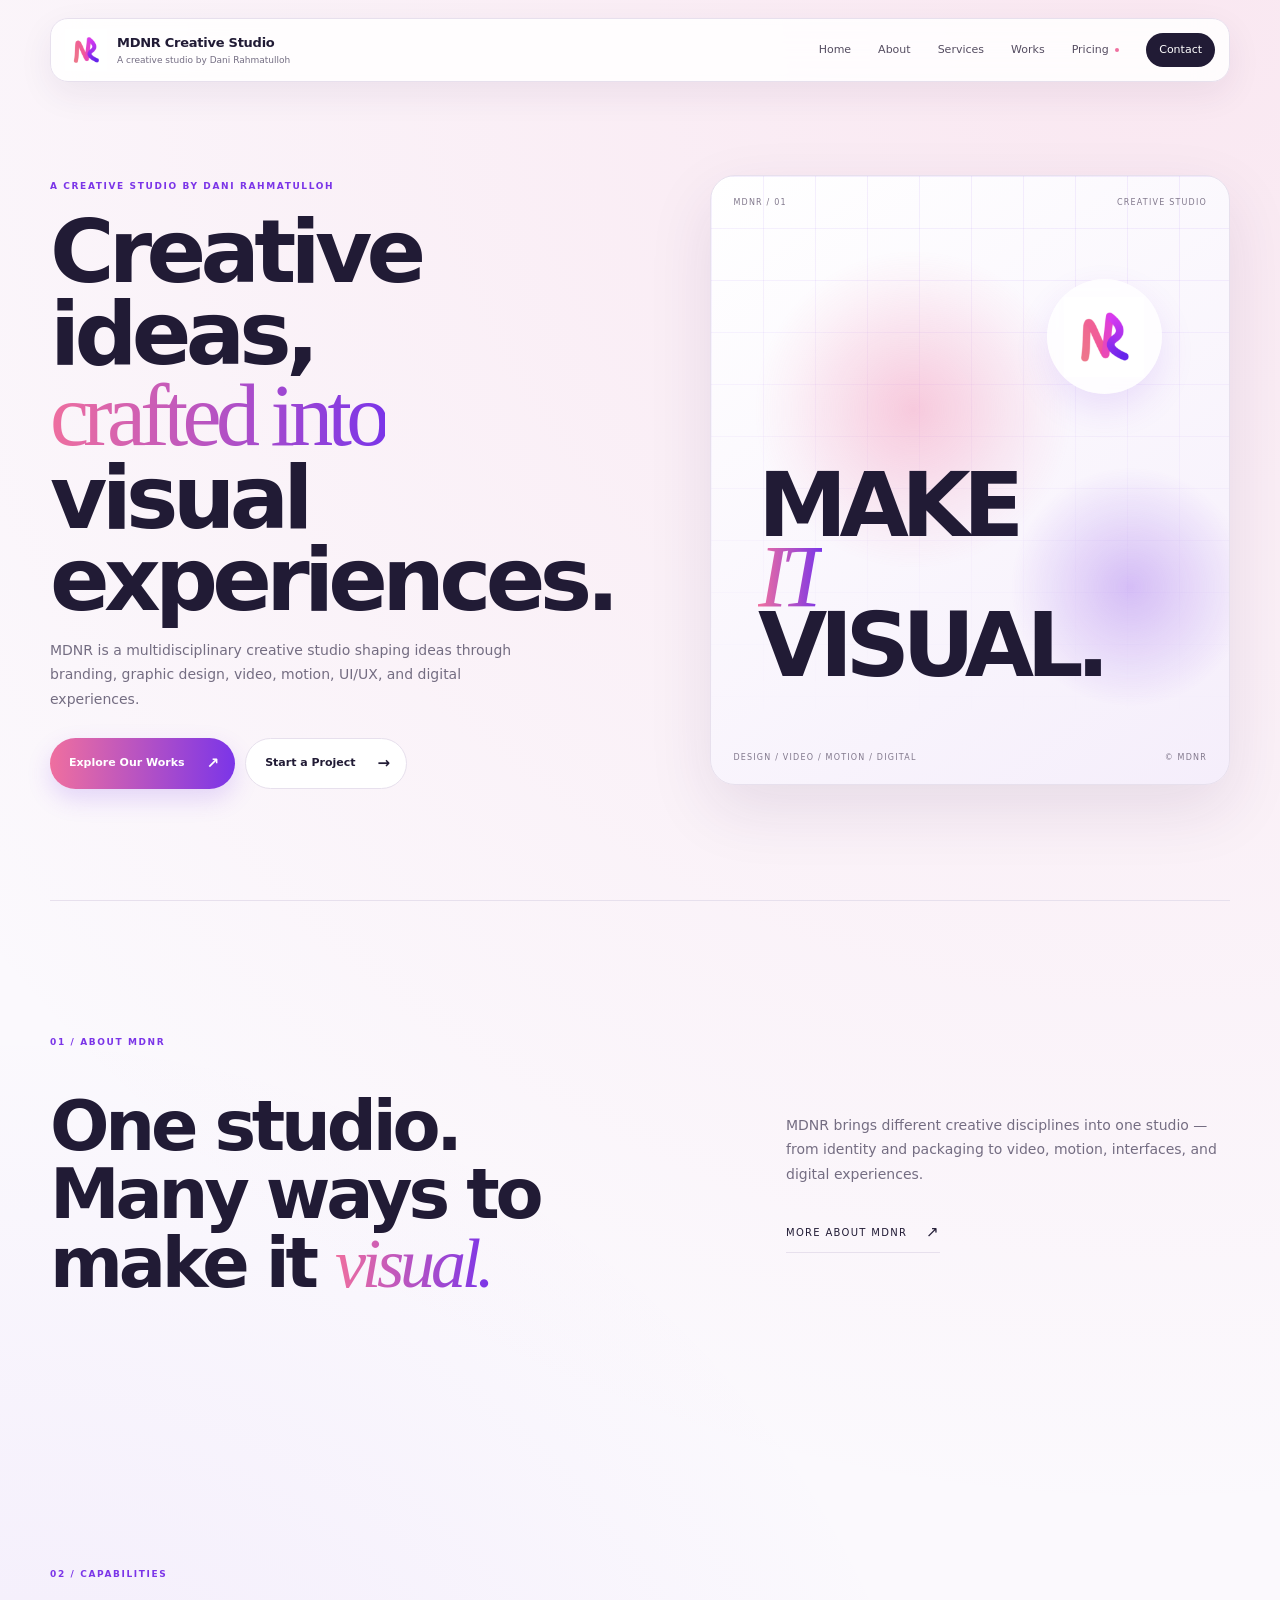
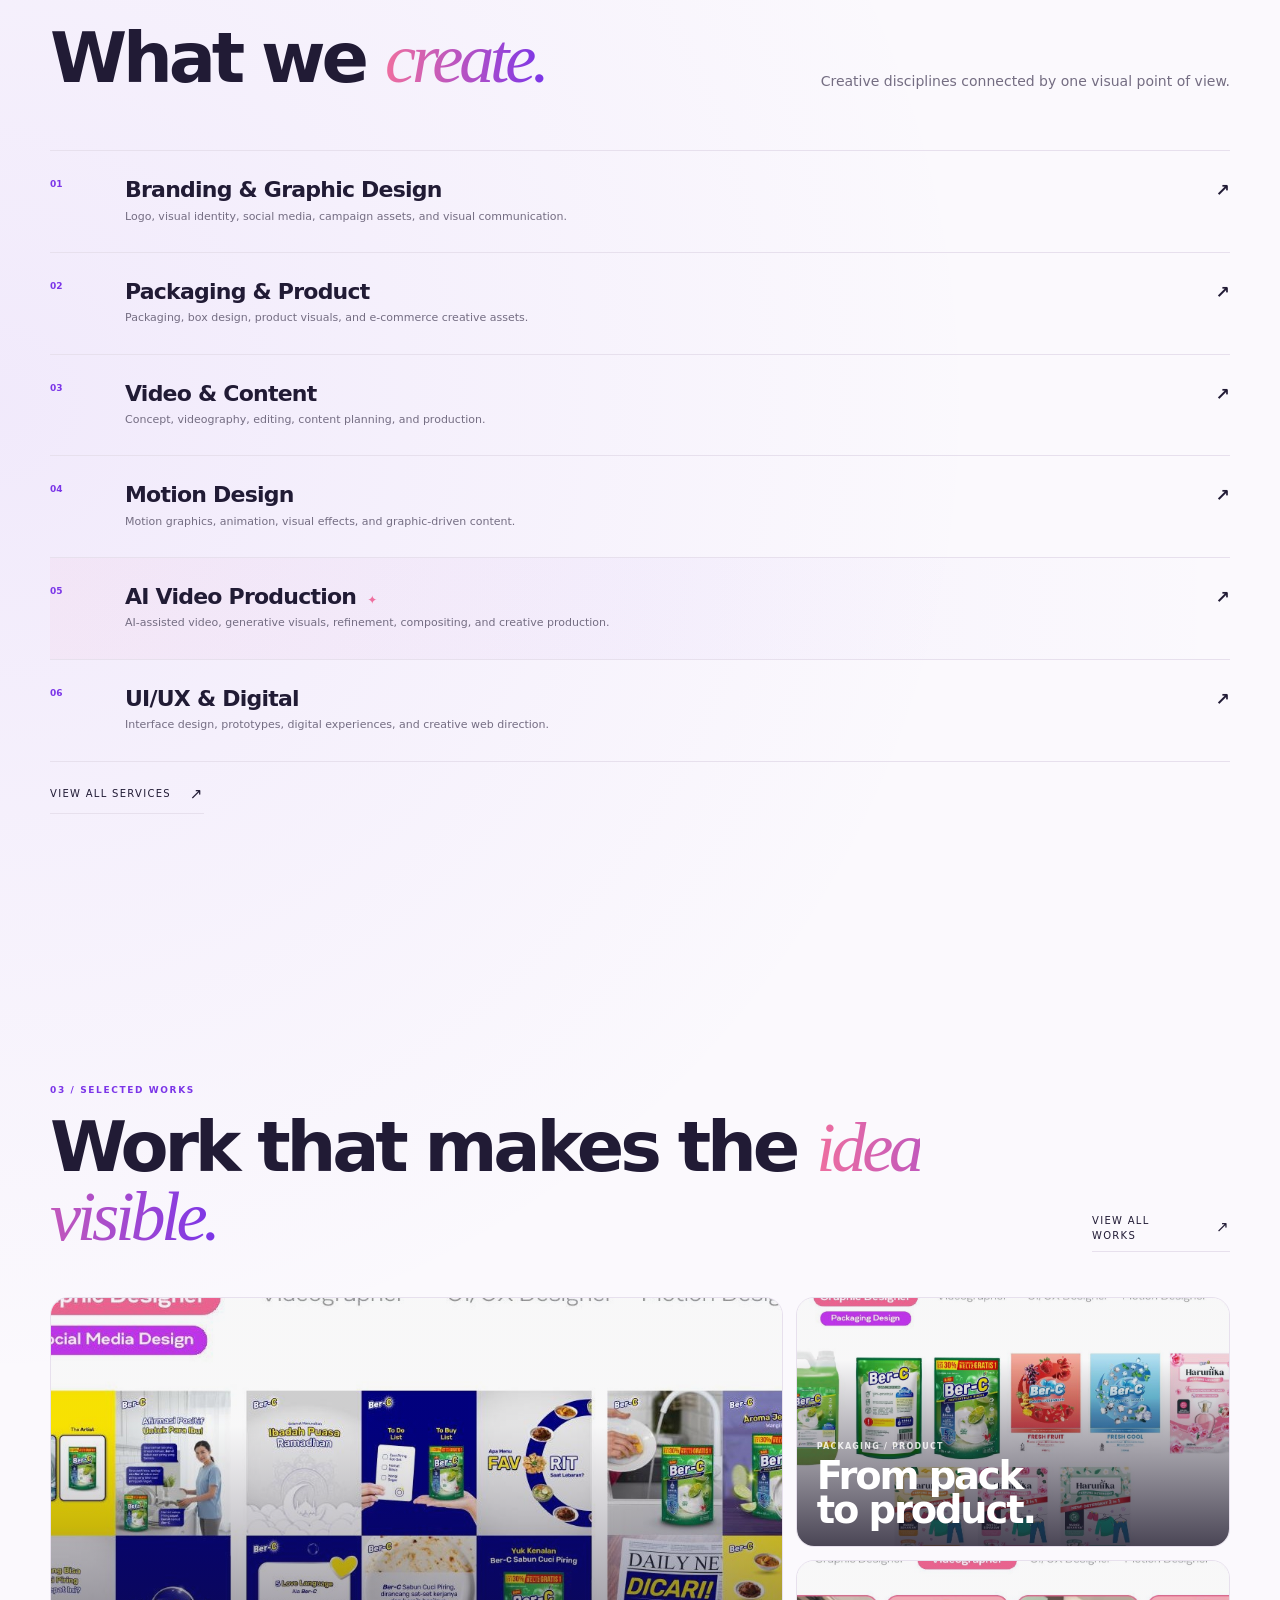
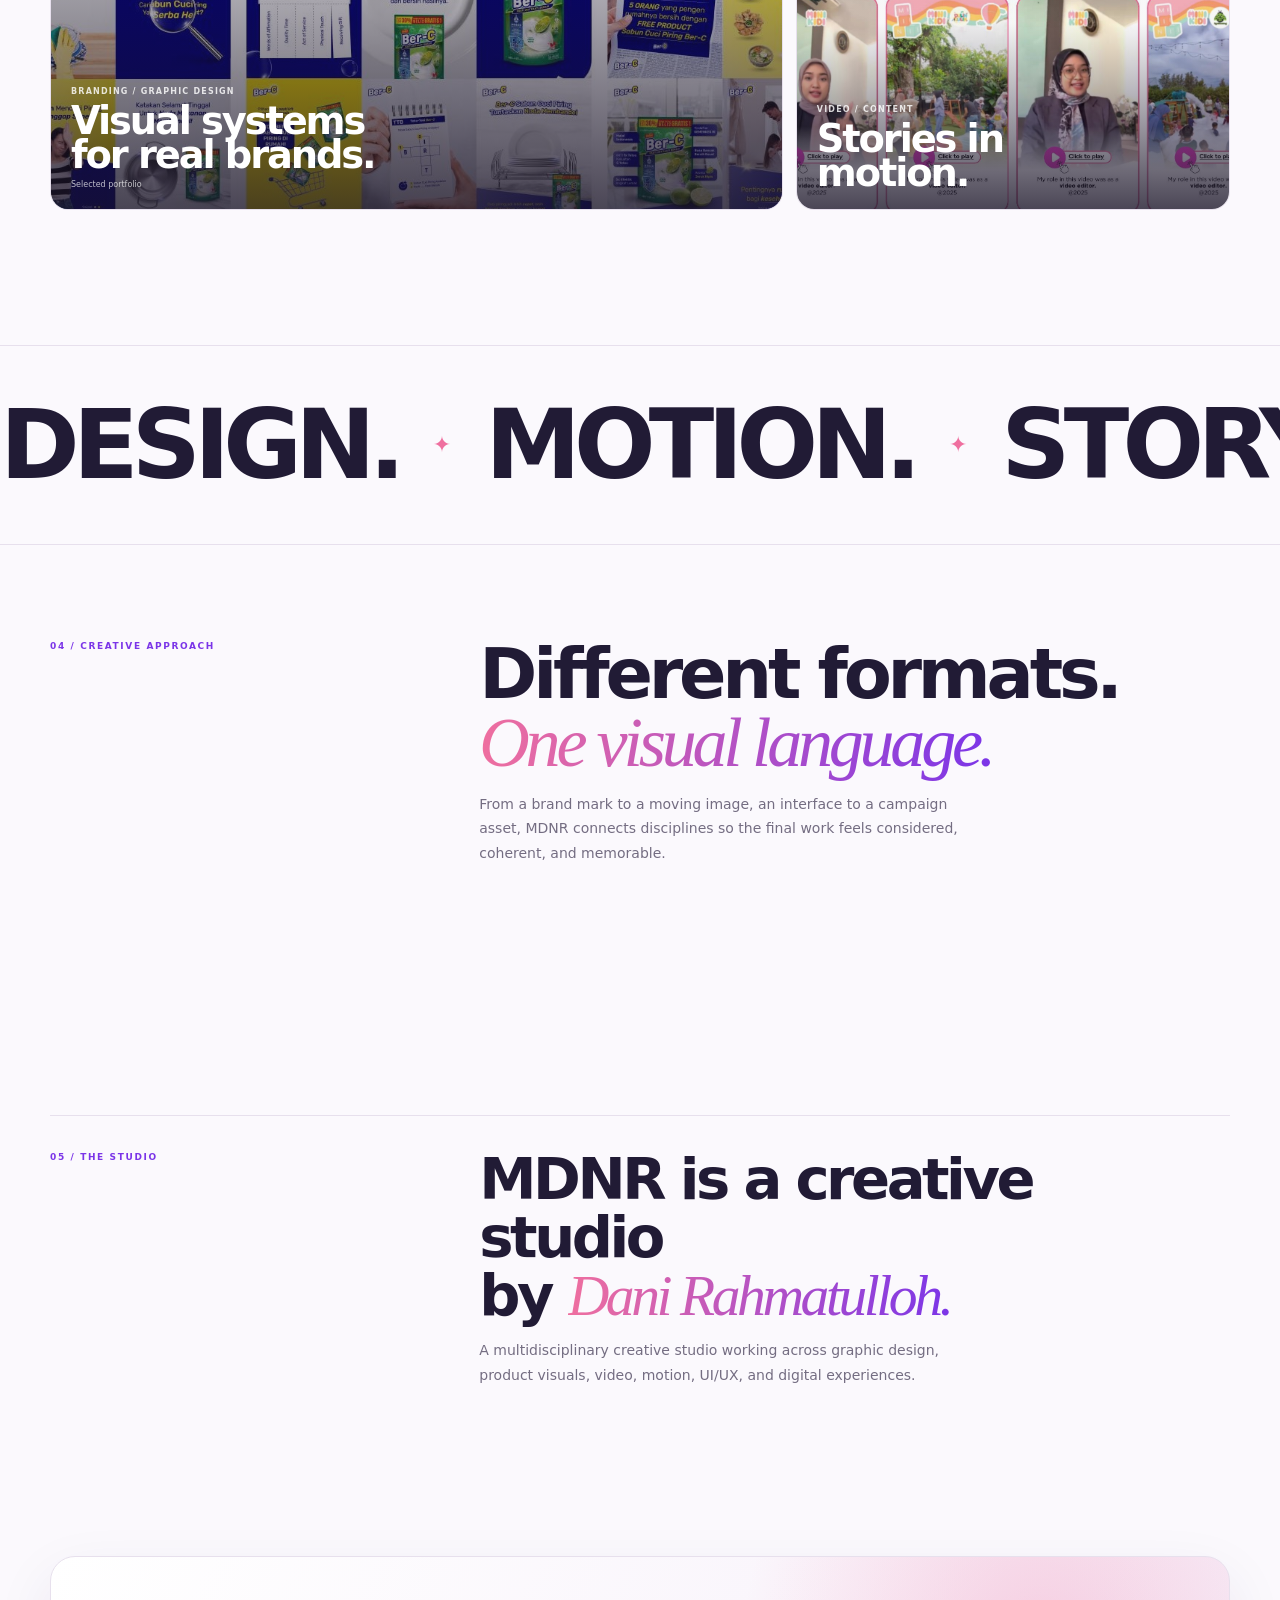
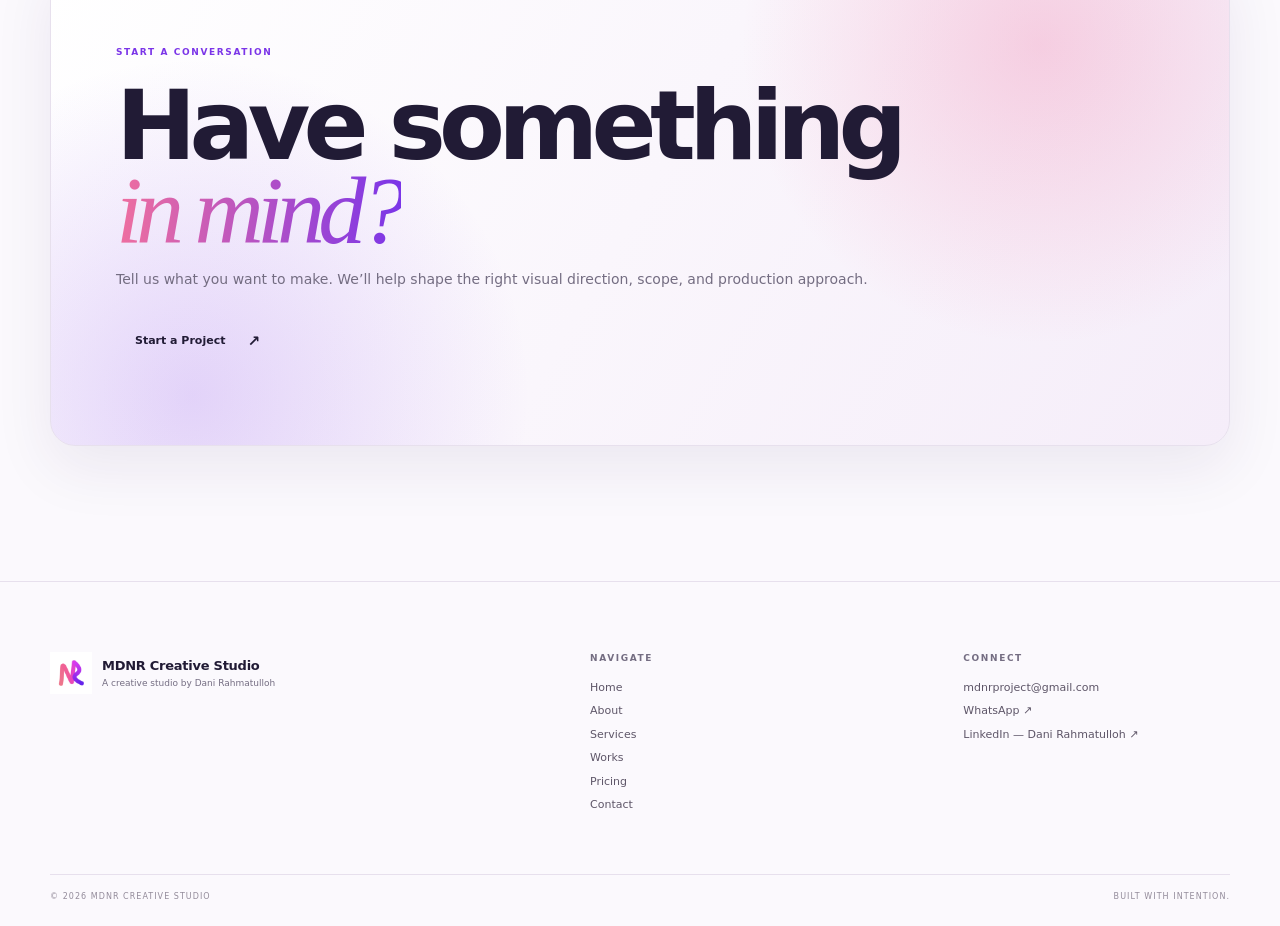
<file: index.html>
<!doctype html>
<html lang="en">
<head>
<meta charset="utf-8">
<meta name="viewport" content="width=device-width, initial-scale=1">
<meta name="description" content="MDNR Creative Studio — branding, graphic design, packaging, video, motion, UI/UX and digital creative services.">
<meta name="theme-color" content="#fbf9fd">
<title>MDNR Creative Studio — Creative ideas, crafted into visual experiences.</title>
<link rel="icon" type="image/png" href="assets/logo/favicon.png">
<link rel="stylesheet" href="css/style.css">
</head>
<body>
<a class="skip" href="#main">Skip to content</a>
<header class="site-header">
  <nav class="nav shell" aria-label="Primary navigation">
    <a class="brand" href="/" aria-label="MDNR Creative Studio"><img src="assets/logo/mdnr-logo.png" alt="MDNR"><span><strong>MDNR Creative Studio</strong><small>A creative studio by Dani Rahmatulloh</small></span></a>
    <button class="menu-toggle" aria-expanded="false" aria-controls="menu" aria-label="Open menu"><i></i><i></i><i></i></button>
    <div class="menu" id="menu"><a href="/">Home</a><a href="/about/">About</a><a href="/services/">Services</a><a href="/works/">Works</a><a href="/pricing/">Pricing <b></b></a><a href="/contact/">Contact</a></div>
  </nav>
</header>
<main id="main">
<section class="hero shell">
  <div class="hero-copy reveal">
    <p class="eyebrow">A creative studio by Dani Rahmatulloh</p>
    <h1>Creative ideas,<br><span>crafted into</span><br>visual experiences.</h1>
    <p class="lead">MDNR is a multidisciplinary creative studio shaping ideas through branding, graphic design, video, motion, UI/UX, and digital experiences.</p>
    <div class="actions"><a class="button primary" href="/works/">Explore Our Works <em>↗</em></a><a class="button secondary" href="/contact/">Start a Project <em>→</em></a></div>
  </div>
  <div class="hero-card reveal" aria-hidden="true">
    <div class="halo halo-one"></div><div class="halo halo-two"></div>
    <div class="hero-card-top"><span>MDNR / 01</span><span>CREATIVE STUDIO</span></div>
    <div class="hero-logo"><img src="assets/logo/mdnr-logo.png" alt=""></div>
    <div class="hero-word">MAKE<br><i>IT</i><br>VISUAL.</div>
    <div class="hero-card-bottom"><span>DESIGN / VIDEO / MOTION / DIGITAL</span><span>© MDNR</span></div>
  </div>
</section>

<section class="intro section shell">
  <div class="kicker reveal">01 / About MDNR</div>
  <div class="intro-grid"><h2 class="reveal">One studio.<br>Many ways to make it <i>visual.</i></h2><div class="reveal"><p>MDNR brings different creative disciplines into one studio — from identity and packaging to video, motion, interfaces, and digital experiences.</p><a class="text-link" href="/about/">More about MDNR <span>↗</span></a></div></div>
</section>

<section class="services section shell">
  <div class="kicker reveal">02 / Capabilities</div>
  <div class="section-head reveal"><h2>What we <i>create.</i></h2><p>Creative disciplines connected by one visual point of view.</p></div>
  <div class="service-list">
    <a class="service reveal" href="/services/"><span>01</span><div><h3>Branding &amp; Graphic Design</h3><p>Logo, visual identity, social media, campaign assets, and visual communication.</p></div><b>↗</b></a>
    <a class="service reveal" href="/services/"><span>02</span><div><h3>Packaging &amp; Product</h3><p>Packaging, box design, product visuals, and e-commerce creative assets.</p></div><b>↗</b></a>
    <a class="service reveal" href="/services/"><span>03</span><div><h3>Video &amp; Content</h3><p>Concept, videography, editing, content planning, and production.</p></div><b>↗</b></a>
    <a class="service reveal" href="/services/"><span>04</span><div><h3>Motion Design</h3><p>Motion graphics, animation, visual effects, and graphic-driven content.</p></div><b>↗</b></a>
    <a class="service reveal ai-service" href="/pricing/ai-video/"><span>05</span><div><h3>AI Video Production <mark>✦</mark></h3><p>AI-assisted video, generative visuals, refinement, compositing, and creative production.</p></div><b>↗</b></a>
    <a class="service reveal" href="/services/"><span>06</span><div><h3>UI/UX &amp; Digital</h3><p>Interface design, prototypes, digital experiences, and creative web direction.</p></div><b>↗</b></a>
  </div>
  <a class="text-link" href="/services/">View All Services <span>↗</span></a>
</section>

<section class="works section shell">
  <div class="works-head reveal"><div><div class="kicker">03 / Selected works</div><h2>Work that makes the <i>idea visible.</i></h2></div><a class="text-link desktop" href="/works/">View All Works <span>↗</span></a></div>
  <div class="works-grid">
    <a href="/works/" class="project featured reveal"><img src="assets/portfolio/work-5.jpg" alt="Selected branding and graphic design work"><div class="project-overlay"><span>BRANDING / GRAPHIC DESIGN</span><strong>Visual systems<br>for real brands.</strong><small>Selected portfolio</small></div></a>
    <a href="/works/" class="project reveal"><img src="assets/portfolio/work-10.jpg" alt="Selected packaging design work"><div class="project-overlay"><span>PACKAGING / PRODUCT</span><strong>From pack<br>to product.</strong></div></a>
    <a href="/works/" class="project reveal"><img src="assets/portfolio/work-18.jpg" alt="Selected video portfolio work"><div class="project-overlay"><span>VIDEO / CONTENT</span><strong>Stories in<br>motion.</strong></div></a>
  </div>
  <a class="text-link mobile" href="/works/">View All Works <span>↗</span></a>
</section>

<section class="discipline">
  <div class="marquee"><div class="track"><span>DESIGN.</span><b>✦</b><span>MOTION.</span><b>✦</b><span>STORY.</span><b>✦</b><span>DIGITAL.</span><b>✦</b><span>DESIGN.</span><b>✦</b><span>MOTION.</span><b>✦</b><span>STORY.</span><b>✦</b><span>DIGITAL.</span><b>✦</b></div></div>
  <div class="discipline-copy shell reveal"><div class="kicker">04 / Creative approach</div><div><h2>Different formats.<br><i>One visual language.</i></h2><p>From a brand mark to a moving image, an interface to a campaign asset, MDNR connects disciplines so the final work feels considered, coherent, and memorable.</p></div></div>
</section>

<section class="founder section shell"><div class="rule reveal"></div><div class="founder-grid reveal"><div class="kicker">05 / The studio</div><div><h2>MDNR is a creative studio<br>by <i>Dani Rahmatulloh.</i></h2><p>A multidisciplinary creative studio working across graphic design, product visuals, video, motion, UI/UX, and digital experiences.</p></div></div></section>

<section class="cta section shell"><div class="cta-box reveal"><p class="eyebrow">Start a conversation</p><h2>Have something<br><i>in mind?</i></h2><p>Tell us what you want to make. We’ll help shape the right visual direction, scope, and production approach.</p><a class="button light" href="/contact/">Start a Project <em>↗</em></a></div></section>
</main>
<footer class="footer"><div class="shell footer-grid"><div><a class="brand" href="/"><img src="assets/logo/mdnr-logo.png" alt="MDNR"><span><strong>MDNR Creative Studio</strong><small>A creative studio by Dani Rahmatulloh</small></span></a></div><div><label>Navigate</label><nav><a href="/">Home</a><a href="/about/">About</a><a href="/services/">Services</a><a href="/works/">Works</a><a href="/pricing/">Pricing</a><a href="/contact/">Contact</a></nav></div><div><label>Connect</label><nav><a href="mailto:mdnrproject@gmail.com">mdnrproject@gmail.com</a><a href="https://wa.me/6285850813203" target="_blank" rel="noopener">WhatsApp ↗</a><a href="https://www.linkedin.com/in/danirahmatulloh/" target="_blank" rel="noopener">LinkedIn — Dani Rahmatulloh ↗</a></nav></div></div><div class="shell footer-bottom"><span>© <span id="year"></span> MDNR Creative Studio</span><span>Built with intention.</span></div></footer>
<script src="js/main.js"></script>
</body>
</html>
</file>
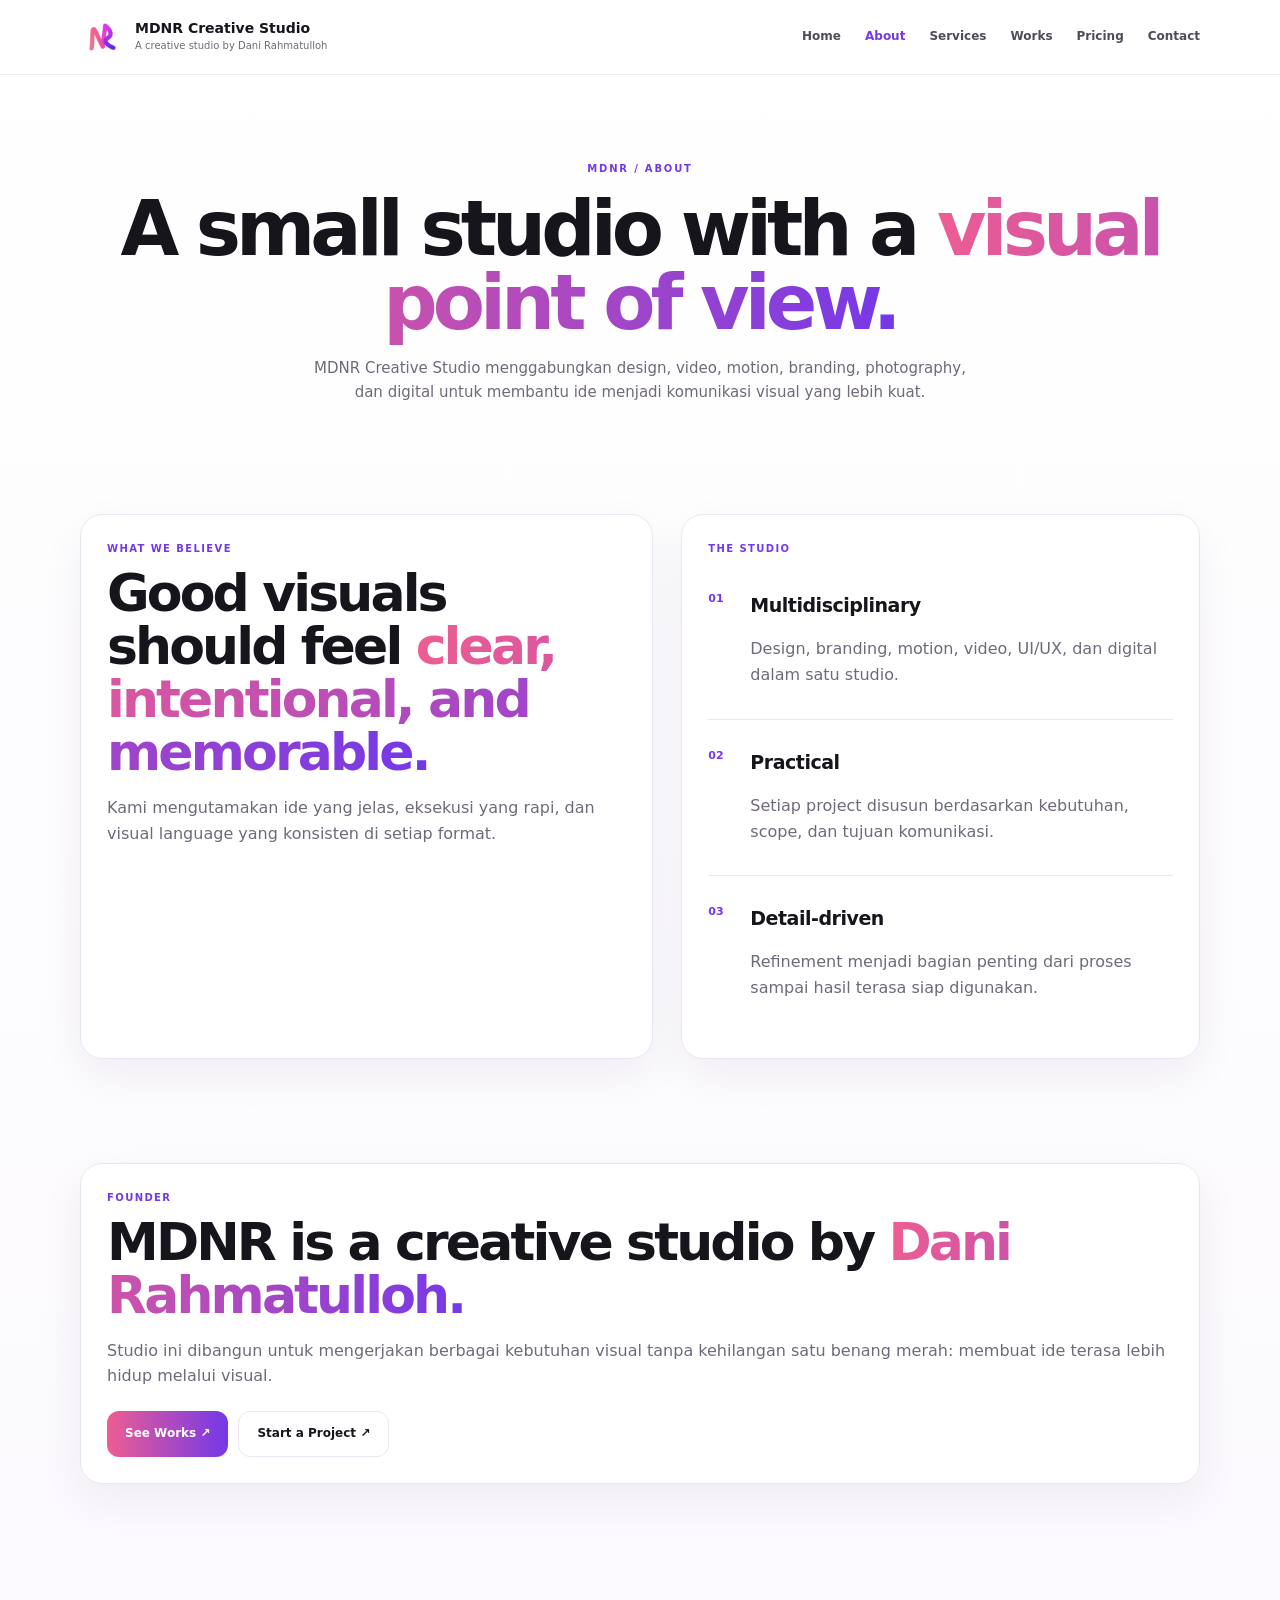
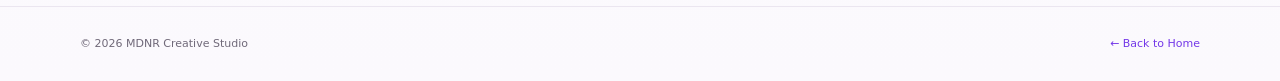
<file: about/index.html>
<!doctype html><html lang="id"><head><meta charset="utf-8"><meta name="viewport" content="width=device-width,initial-scale=1"><meta name="description" content="About MDNR Creative Studio"><link rel="icon" type="image/png" href="../assets/logo/favicon.png"><link rel="stylesheet" href="../css/simple-pages.css"><title>About — MDNR Creative Studio</title></head><body><header class="site-header"><nav class="nav shell"><a class="brand" href="/"><img src="../assets/logo/mdnr-logo.png" alt="MDNR"><span><strong>MDNR Creative Studio</strong><small>A creative studio by Dani Rahmatulloh</small></span></a><button class="menu-toggle" aria-expanded="false" aria-label="Open menu"><i></i><i></i><i></i></button><div class="menu"><a href="/">Home</a><a class="active" href="/about/">About</a><a href="/services/">Services</a><a href="/works/">Works</a><a href="/pricing/">Pricing</a><a href="/contact/">Contact</a></div></nav></header><main><section class="hero shell"><div class="eyebrow">MDNR / About</div><h1>A small studio with a <i>visual point of view.</i></h1><p>MDNR Creative Studio menggabungkan design, video, motion, branding, photography, dan digital untuk membantu ide menjadi komunikasi visual yang lebih kuat.</p></section><section class="section shell"><div class="grid"><div class="card"><div class="label">What we believe</div><h2>Good visuals should feel <i>clear, intentional, and memorable.</i></h2><p>Kami mengutamakan ide yang jelas, eksekusi yang rapi, dan visual language yang konsisten di setiap format.</p></div><div class="card"><div class="label">The studio</div><div class="list"><div class="item"><span class="num">01</span><div><h3>Multidisciplinary</h3><p>Design, branding, motion, video, UI/UX, dan digital dalam satu studio.</p></div></div><div class="item"><span class="num">02</span><div><h3>Practical</h3><p>Setiap project disusun berdasarkan kebutuhan, scope, dan tujuan komunikasi.</p></div></div><div class="item"><span class="num">03</span><div><h3>Detail-driven</h3><p>Refinement menjadi bagian penting dari proses sampai hasil terasa siap digunakan.</p></div></div></div></div></div></section><section class="section shell"><div class="card"><div class="label">Founder</div><h2>MDNR is a creative studio by <i>Dani Rahmatulloh.</i></h2><p>Studio ini dibangun untuk mengerjakan berbagai kebutuhan visual tanpa kehilangan satu benang merah: membuat ide terasa lebih hidup melalui visual.</p><div class="actions"><a class="button primary" href="/works/">See Works ↗</a><a class="button secondary" href="/contact/">Start a Project ↗</a></div></div></section></main><footer class="footer"><div class="shell footer-row"><span>© <span data-year></span> MDNR Creative Studio</span><a class="back" href="/">← Back to Home</a></div></footer><script src="../js/simple-pages.js"></script></body></html>
</file>
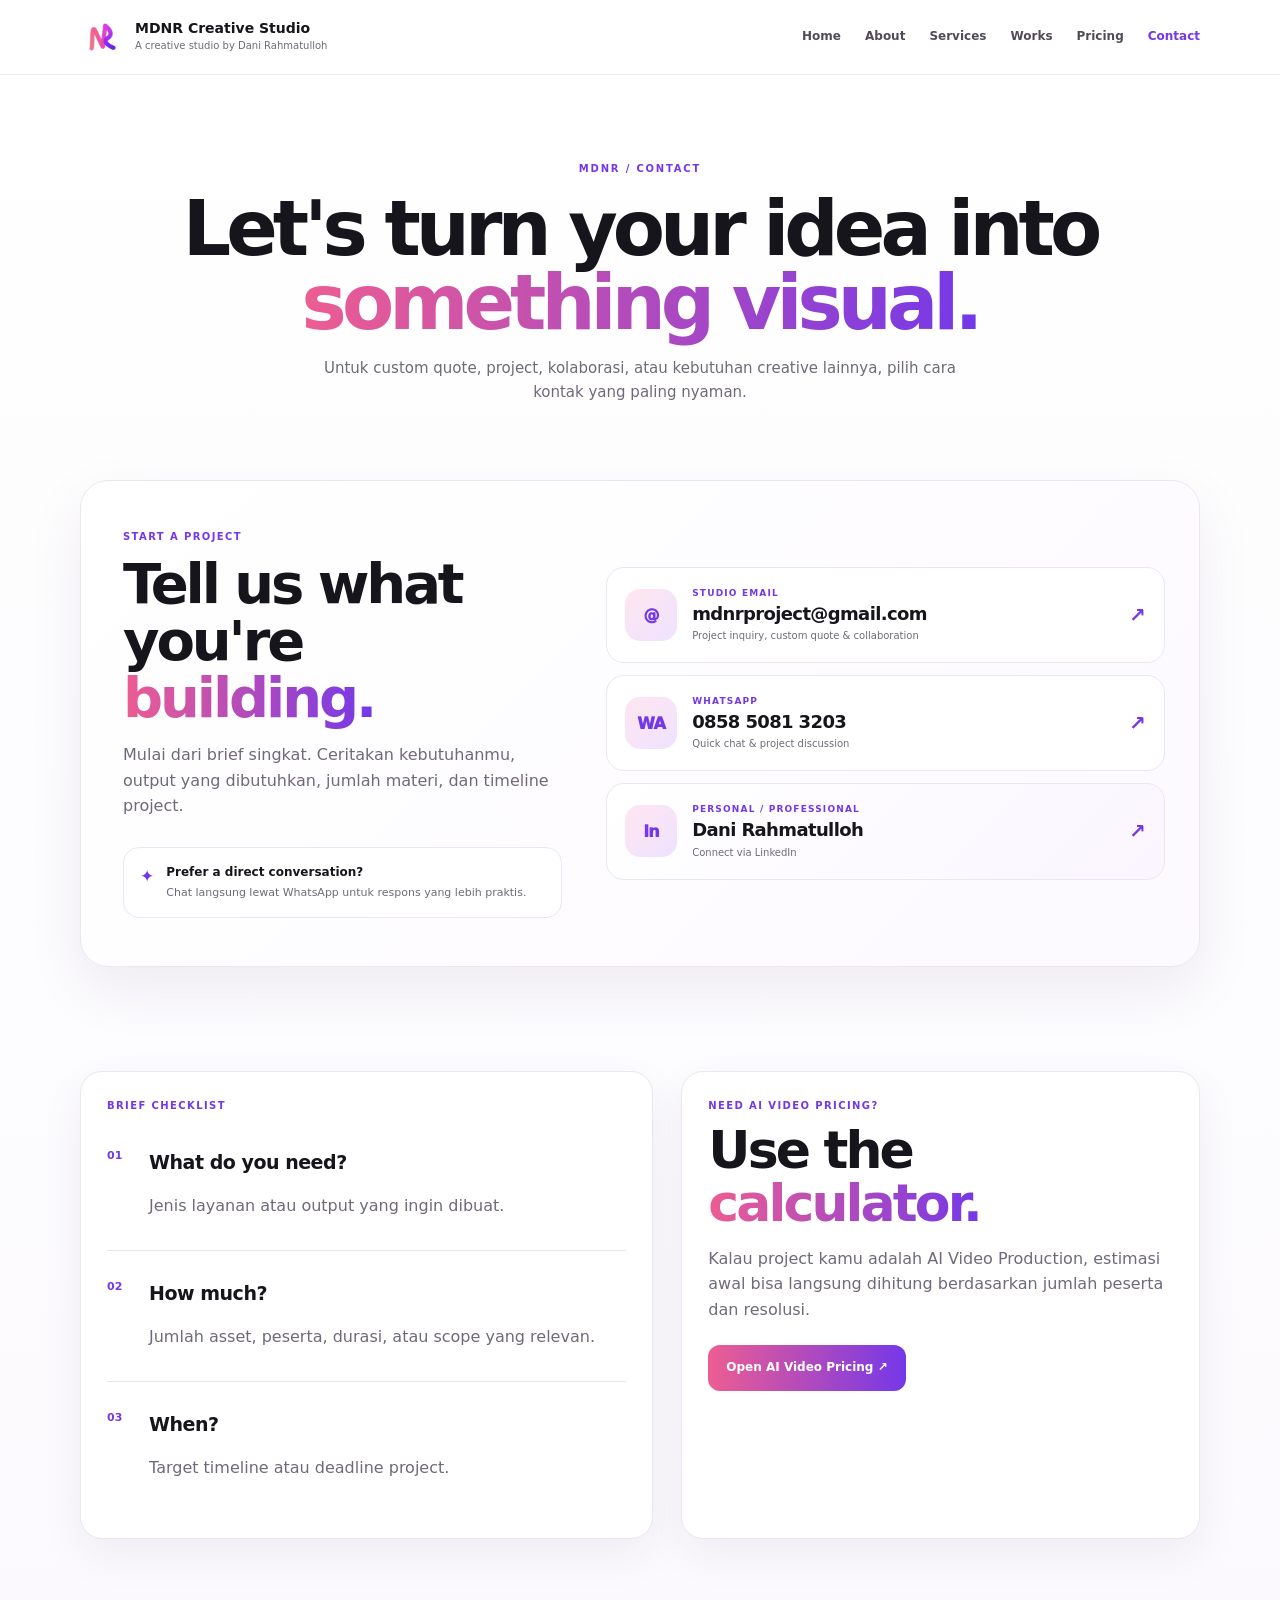
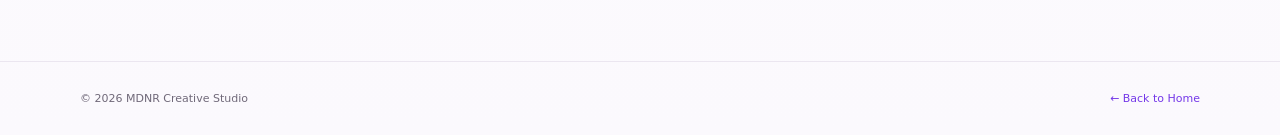
<file: contact/index.html>
<!doctype html><html lang="id"><head><meta charset="utf-8"><meta name="viewport" content="width=device-width,initial-scale=1"><meta name="description" content="Contact MDNR Creative Studio"><link rel="icon" type="image/png" href="../assets/logo/favicon.png"><link rel="stylesheet" href="../css/simple-pages.css"><link rel="stylesheet" href="./contact.css"><title>Contact — MDNR Creative Studio</title></head><body><header class="site-header"><nav class="nav shell"><a class="brand" href="/"><img src="../assets/logo/mdnr-logo.png" alt="MDNR"><span><strong>MDNR Creative Studio</strong><small>A creative studio by Dani Rahmatulloh</small></span></a><button class="menu-toggle" aria-expanded="false" aria-label="Open menu"><i></i><i></i><i></i></button><div class="menu"><a href="/">Home</a><a href="/about/">About</a><a href="/services/">Services</a><a href="/works/">Works</a><a href="/pricing/">Pricing</a><a class="active" href="/contact/">Contact</a></div></nav></header><main><section class="hero shell"><div class="eyebrow">MDNR / Contact</div><h1>Let's turn your idea into <i>something visual.</i></h1><p>Untuk custom quote, project, kolaborasi, atau kebutuhan creative lainnya, pilih cara kontak yang paling nyaman.</p></section>
<section class="section shell contact-section"><div class="contact-panel"><div class="contact-intro"><div class="label">Start a project</div><h2>Tell us what you're <i>building.</i></h2><p>Mulai dari brief singkat. Ceritakan kebutuhanmu, output yang dibutuhkan, jumlah materi, dan timeline project.</p><div class="mini-note"><span>✦</span><div><strong>Prefer a direct conversation?</strong><small>Chat langsung lewat WhatsApp untuk respons yang lebih praktis.</small></div></div></div><div class="contact-options"><a class="contact-card" href="mailto:mdnrproject@gmail.com?subject=Project%20Inquiry%20—%20MDNR%20Creative%20Studio"><div class="contact-icon">@</div><div class="contact-copy"><span class="contact-label">Studio email</span><strong>mdnrproject@gmail.com</strong><small>Project inquiry, custom quote & collaboration</small></div><span class="contact-arrow">↗</span></a><a class="contact-card" href="https://wa.me/6285850813203" target="_blank" rel="noopener"><div class="contact-icon">WA</div><div class="contact-copy"><span class="contact-label">WhatsApp</span><strong>0858 5081 3203</strong><small>Quick chat & project discussion</small></div><span class="contact-arrow">↗</span></a><a class="contact-card personal" href="https://www.linkedin.com/in/danirahmatulloh/" target="_blank" rel="noopener"><div class="contact-icon">in</div><div class="contact-copy"><span class="contact-label">Personal / professional</span><strong>Dani Rahmatulloh</strong><small>Connect via LinkedIn</small></div><span class="contact-arrow">↗</span></a></div></div></section>
<section class="section shell"><div class="grid"><div class="card"><div class="label">Brief checklist</div><div class="list"><div class="item"><span class="num">01</span><div><h3>What do you need?</h3><p>Jenis layanan atau output yang ingin dibuat.</p></div></div><div class="item"><span class="num">02</span><div><h3>How much?</h3><p>Jumlah asset, peserta, durasi, atau scope yang relevan.</p></div></div><div class="item"><span class="num">03</span><div><h3>When?</h3><p>Target timeline atau deadline project.</p></div></div></div></div><div class="card"><div class="label">Need AI Video pricing?</div><h2>Use the <i>calculator.</i></h2><p>Kalau project kamu adalah AI Video Production, estimasi awal bisa langsung dihitung berdasarkan jumlah peserta dan resolusi.</p><div class="actions"><a class="button primary" href="/pricing/ai-video/">Open AI Video Pricing ↗</a></div></div></div></section></main><footer class="footer"><div class="shell footer-row"><span>© <span data-year></span> MDNR Creative Studio</span><a class="back" href="/">← Back to Home</a></div></footer><script src="../js/simple-pages.js"></script></body></html>
</file>
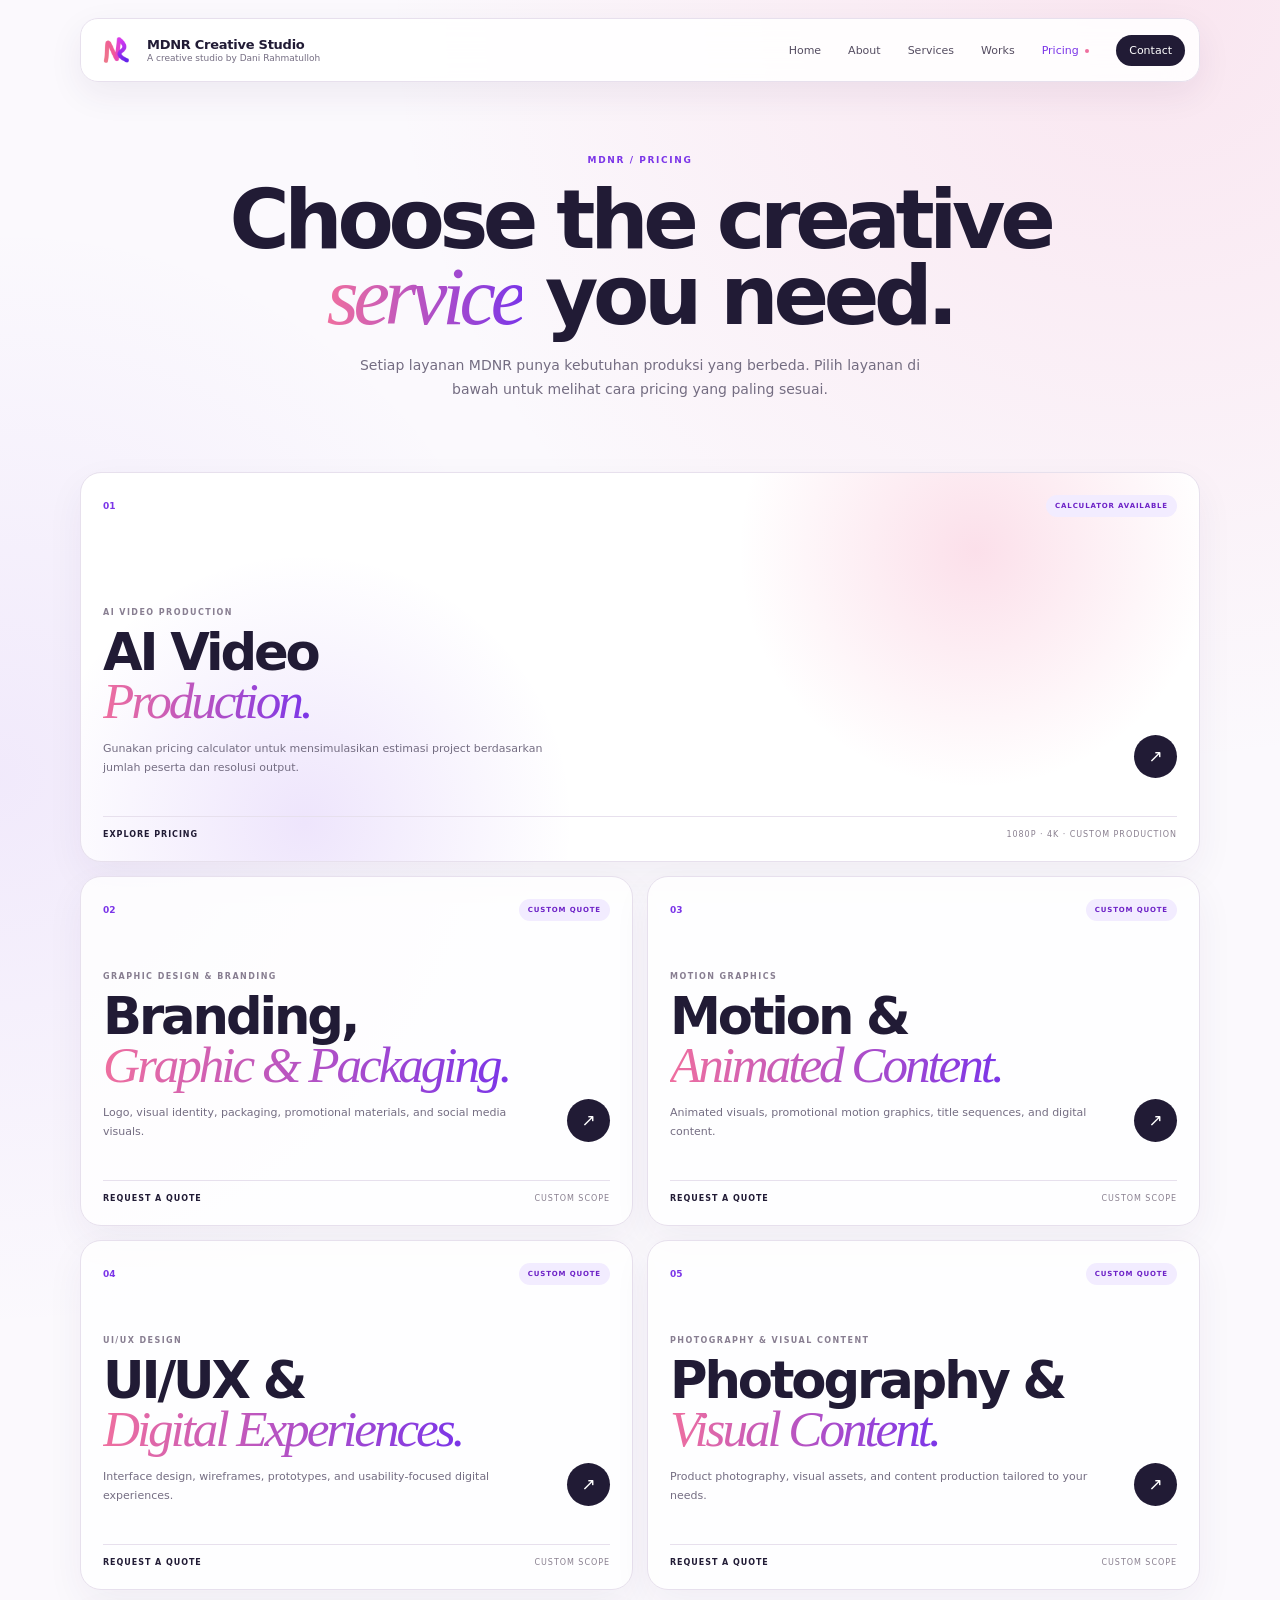
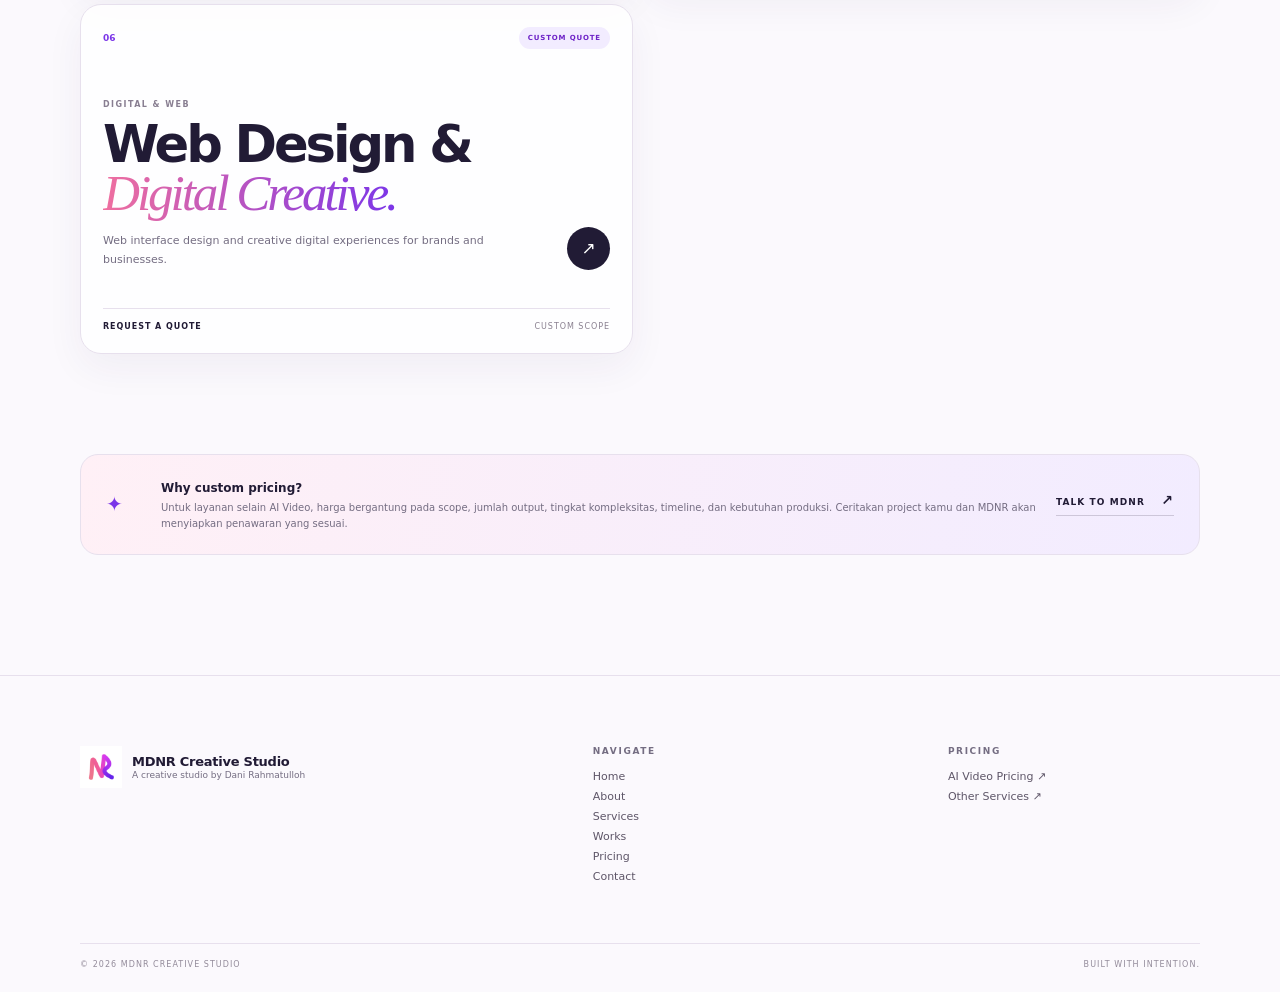
<file: pricing/index.html>
<!doctype html>
<html lang="en">
<head>
<meta charset="utf-8">
<meta name="viewport" content="width=device-width, initial-scale=1">
<meta name="description" content="MDNR Creative Studio pricing — choose a creative service to explore pricing or request a custom quote.">
<meta name="theme-color" content="#fbf9fd">
<title>Pricing — MDNR Creative Studio</title>
<link rel="icon" type="image/png" href="../assets/logo/favicon.png">
<link rel="stylesheet" href="css/style.css">
</head>
<body>
<a class="skip" href="#main">Skip to content</a>

<header class="site-header">
  <nav class="nav shell" aria-label="Primary navigation">
    <a class="brand" href="/" aria-label="MDNR Creative Studio">
      <img src="../assets/logo/mdnr-logo.png" alt="MDNR">
      <span><strong>MDNR Creative Studio</strong><small>A creative studio by Dani Rahmatulloh</small></span>
    </a>
    <button class="menu-toggle" aria-expanded="false" aria-controls="menu" aria-label="Open menu"><i></i><i></i><i></i></button>
    <div class="menu" id="menu">
      <a href="/">Home</a>
      <a href="/about/">About</a>
      <a href="/services/">Services</a>
      <a href="/works/">Works</a>
      <a class="active" href="/pricing/">Pricing <b></b></a>
      <a href="/contact/">Contact</a>
    </div>
  </nav>
</header>

<main id="main">
<section class="hero shell">
  <div class="eyebrow">MDNR / Pricing</div>
  <h1>Choose the creative<br><i>service</i> you need.</h1>
  <p>Setiap layanan MDNR punya kebutuhan produksi yang berbeda. Pilih layanan di bawah untuk melihat cara pricing yang paling sesuai.</p>
</section>

<section class="services shell">
  <a class="service featured reveal" href="/pricing/ai-video/">
    <div class="service-meta"><span>01</span><span class="tag">CALCULATOR AVAILABLE</span></div>
    <div class="service-main">
      <div>
        <p class="label">AI VIDEO PRODUCTION</p>
        <h2>AI Video<br><i>Production.</i></h2>
        <p class="desc">Gunakan pricing calculator untuk mensimulasikan estimasi project berdasarkan jumlah peserta dan resolusi output.</p>
      </div>
      <span class="arrow">↗</span>
    </div>
    <div class="service-foot"><span>Explore pricing</span><span>1080p · 4K · Custom production</span></div>
  </a>

  <a class="service reveal" href="/contact/">
    <div class="service-meta"><span>02</span><span class="tag">CUSTOM QUOTE</span></div>
    <div class="service-main">
      <div>
        <p class="label">GRAPHIC DESIGN &amp; BRANDING</p>
        <h2>Branding,<br><i>Graphic &amp; Packaging.</i></h2>
        <p class="desc">Logo, visual identity, packaging, promotional materials, and social media visuals.</p>
      </div>
      <span class="arrow">↗</span>
    </div>
    <div class="service-foot"><span>Request a quote</span><span>Custom scope</span></div>
  </a>

  <a class="service reveal" href="/contact/">
    <div class="service-meta"><span>03</span><span class="tag">CUSTOM QUOTE</span></div>
    <div class="service-main">
      <div>
        <p class="label">MOTION GRAPHICS</p>
        <h2>Motion &amp;<br><i>Animated Content.</i></h2>
        <p class="desc">Animated visuals, promotional motion graphics, title sequences, and digital content.</p>
      </div>
      <span class="arrow">↗</span>
    </div>
    <div class="service-foot"><span>Request a quote</span><span>Custom scope</span></div>
  </a>

  <a class="service reveal" href="/contact/">
    <div class="service-meta"><span>04</span><span class="tag">CUSTOM QUOTE</span></div>
    <div class="service-main">
      <div>
        <p class="label">UI/UX DESIGN</p>
        <h2>UI/UX &amp;<br><i>Digital Experiences.</i></h2>
        <p class="desc">Interface design, wireframes, prototypes, and usability-focused digital experiences.</p>
      </div>
      <span class="arrow">↗</span>
    </div>
    <div class="service-foot"><span>Request a quote</span><span>Custom scope</span></div>
  </a>

  <a class="service reveal" href="/contact/">
    <div class="service-meta"><span>05</span><span class="tag">CUSTOM QUOTE</span></div>
    <div class="service-main">
      <div>
        <p class="label">PHOTOGRAPHY &amp; VISUAL CONTENT</p>
        <h2>Photography &amp;<br><i>Visual Content.</i></h2>
        <p class="desc">Product photography, visual assets, and content production tailored to your needs.</p>
      </div>
      <span class="arrow">↗</span>
    </div>
    <div class="service-foot"><span>Request a quote</span><span>Custom scope</span></div>
  </a>

  <a class="service reveal" href="/contact/">
    <div class="service-meta"><span>06</span><span class="tag">CUSTOM QUOTE</span></div>
    <div class="service-main">
      <div>
        <p class="label">DIGITAL &amp; WEB</p>
        <h2>Web Design &amp;<br><i>Digital Creative.</i></h2>
        <p class="desc">Web interface design and creative digital experiences for brands and businesses.</p>
      </div>
      <span class="arrow">↗</span>
    </div>
    <div class="service-foot"><span>Request a quote</span><span>Custom scope</span></div>
  </a>
</section>

<section class="note shell reveal">
  <span class="note-mark">✦</span>
  <div>
    <strong>Why custom pricing?</strong>
    <p>Untuk layanan selain AI Video, harga bergantung pada scope, jumlah output, tingkat kompleksitas, timeline, dan kebutuhan produksi. Ceritakan project kamu dan MDNR akan menyiapkan penawaran yang sesuai.</p>
  </div>
  <a href="/contact/">Talk to MDNR <span>↗</span></a>
</section>
</main>

<footer class="footer">
  <div class="shell footer-grid">
    <div><a class="brand" href="/"><img src="../assets/logo/mdnr-logo.png" alt="MDNR"><span><strong>MDNR Creative Studio</strong><small>A creative studio by Dani Rahmatulloh</small></span></a></div>
    <div><label>Navigate</label><nav><a href="/">Home</a><a href="/about/">About</a><a href="/services/">Services</a><a href="/works/">Works</a><a href="/pricing/">Pricing</a><a href="/contact/">Contact</a></nav></div>
    <div><label>Pricing</label><nav><a href="/pricing/ai-video/">AI Video Pricing ↗</a><a href="/contact/">Other Services ↗</a></nav></div>
  </div>
  <div class="shell footer-bottom"><span>© <span id="year"></span> MDNR Creative Studio</span><span>Built with intention.</span></div>
</footer>
<script src="js/main.js"></script>
</body>
</html>
</file>
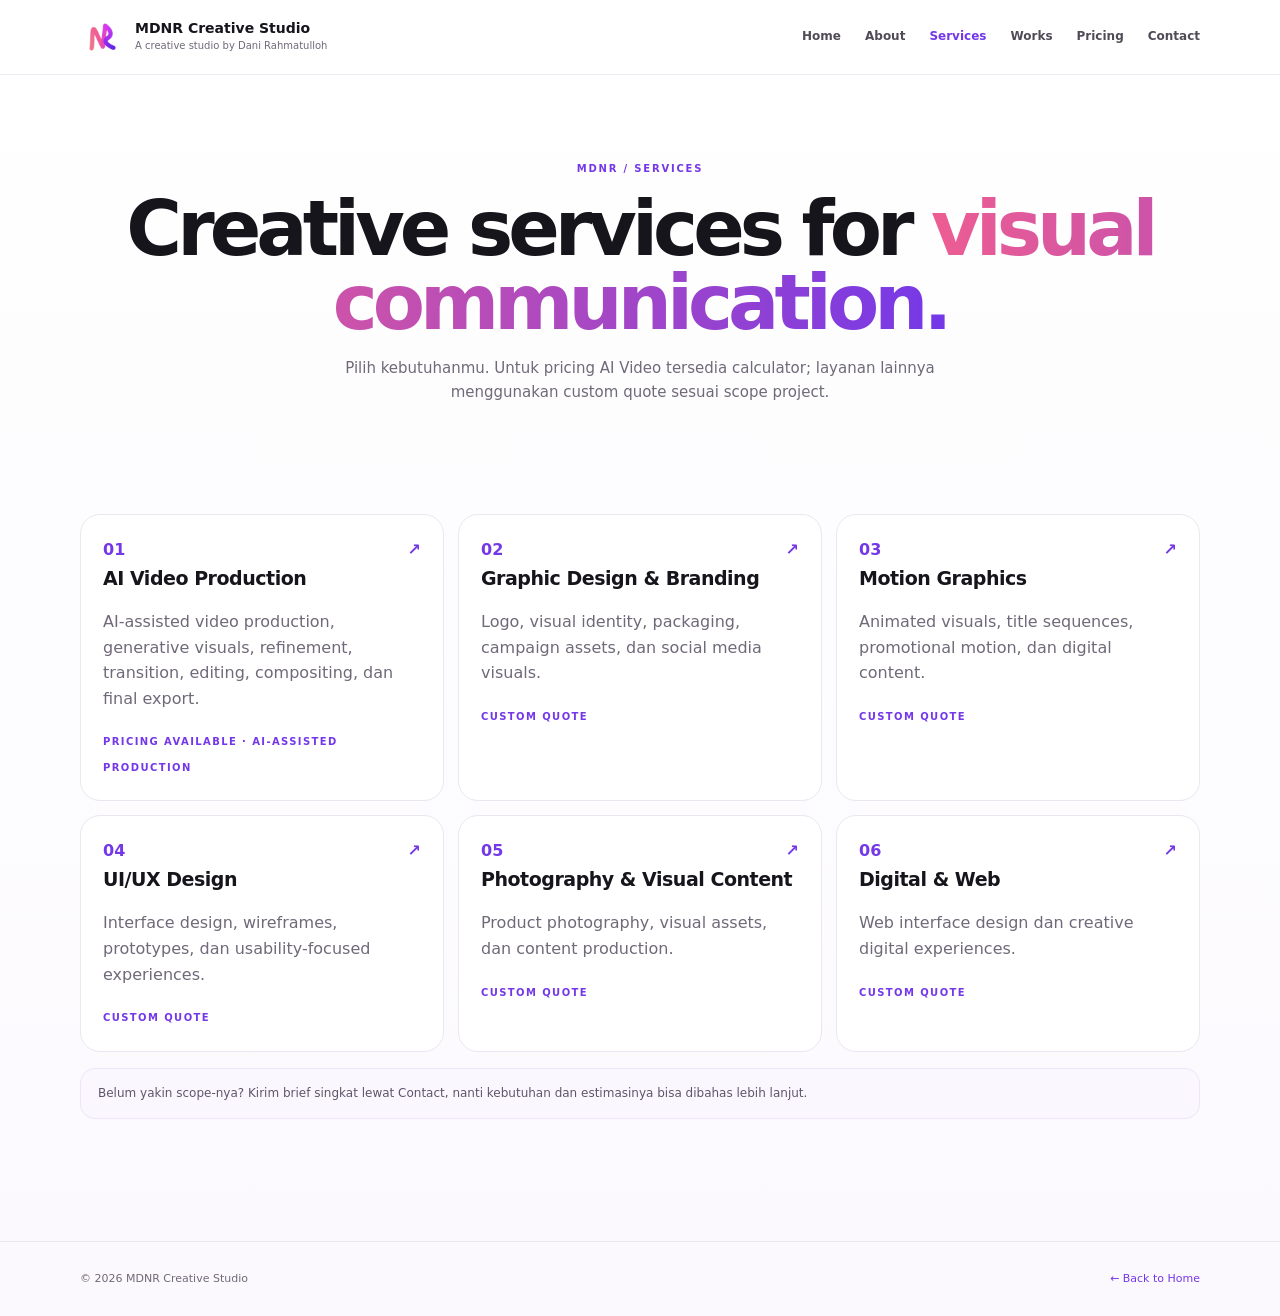
<file: services/index.html>
<!doctype html><html lang="id"><head><meta charset="utf-8"><meta name="viewport" content="width=device-width,initial-scale=1"><meta name="description" content="Services — MDNR Creative Studio"><link rel="icon" type="image/png" href="../assets/logo/favicon.png"><link rel="stylesheet" href="../css/simple-pages.css"><title>Services — MDNR Creative Studio</title></head><body><header class="site-header"><nav class="nav shell"><a class="brand" href="/"><img src="../assets/logo/mdnr-logo.png" alt="MDNR"><span><strong>MDNR Creative Studio</strong><small>A creative studio by Dani Rahmatulloh</small></span></a><button class="menu-toggle" aria-expanded="false" aria-label="Open menu"><i></i><i></i><i></i></button><div class="menu"><a href="/">Home</a><a href="/about/">About</a><a class="active" href="/services/">Services</a><a href="/works/">Works</a><a href="/pricing/">Pricing</a><a href="/contact/">Contact</a></div></nav></header><main><section class="hero shell"><div class="eyebrow">MDNR / Services</div><h1>Creative services for <i>visual communication.</i></h1><p>Pilih kebutuhanmu. Untuk pricing AI Video tersedia calculator; layanan lainnya menggunakan custom quote sesuai scope project.</p></section><section class="section shell"><div class="service-grid"><a class="service" href="/pricing/ai-video/"><div class="arrow"><span>01</span><span>↗</span></div><h3>AI Video Production</h3><p>AI-assisted video production, generative visuals, refinement, transition, editing, compositing, dan final export.</p><span class="label">Pricing available · AI-assisted production</span></a><a class="service" href="/contact/"><div class="arrow"><span>02</span><span>↗</span></div><h3>Graphic Design &amp; Branding</h3><p>Logo, visual identity, packaging, campaign assets, dan social media visuals.</p><span class="label">Custom quote</span></a><a class="service" href="/contact/"><div class="arrow"><span>03</span><span>↗</span></div><h3>Motion Graphics</h3><p>Animated visuals, title sequences, promotional motion, dan digital content.</p><span class="label">Custom quote</span></a><a class="service" href="/contact/"><div class="arrow"><span>04</span><span>↗</span></div><h3>UI/UX Design</h3><p>Interface design, wireframes, prototypes, dan usability-focused experiences.</p><span class="label">Custom quote</span></a><a class="service" href="/contact/"><div class="arrow"><span>05</span><span>↗</span></div><h3>Photography &amp; Visual Content</h3><p>Product photography, visual assets, dan content production.</p><span class="label">Custom quote</span></a><a class="service" href="/contact/"><div class="arrow"><span>06</span><span>↗</span></div><h3>Digital &amp; Web</h3><p>Web interface design dan creative digital experiences.</p><span class="label">Custom quote</span></a></div><div class="notice">Belum yakin scope-nya? Kirim brief singkat lewat Contact, nanti kebutuhan dan estimasinya bisa dibahas lebih lanjut.</div></section></main><footer class="footer"><div class="shell footer-row"><span>© <span data-year></span> MDNR Creative Studio</span><a class="back" href="/">← Back to Home</a></div></footer><script src="../js/simple-pages.js"></script></body></html>
</file>
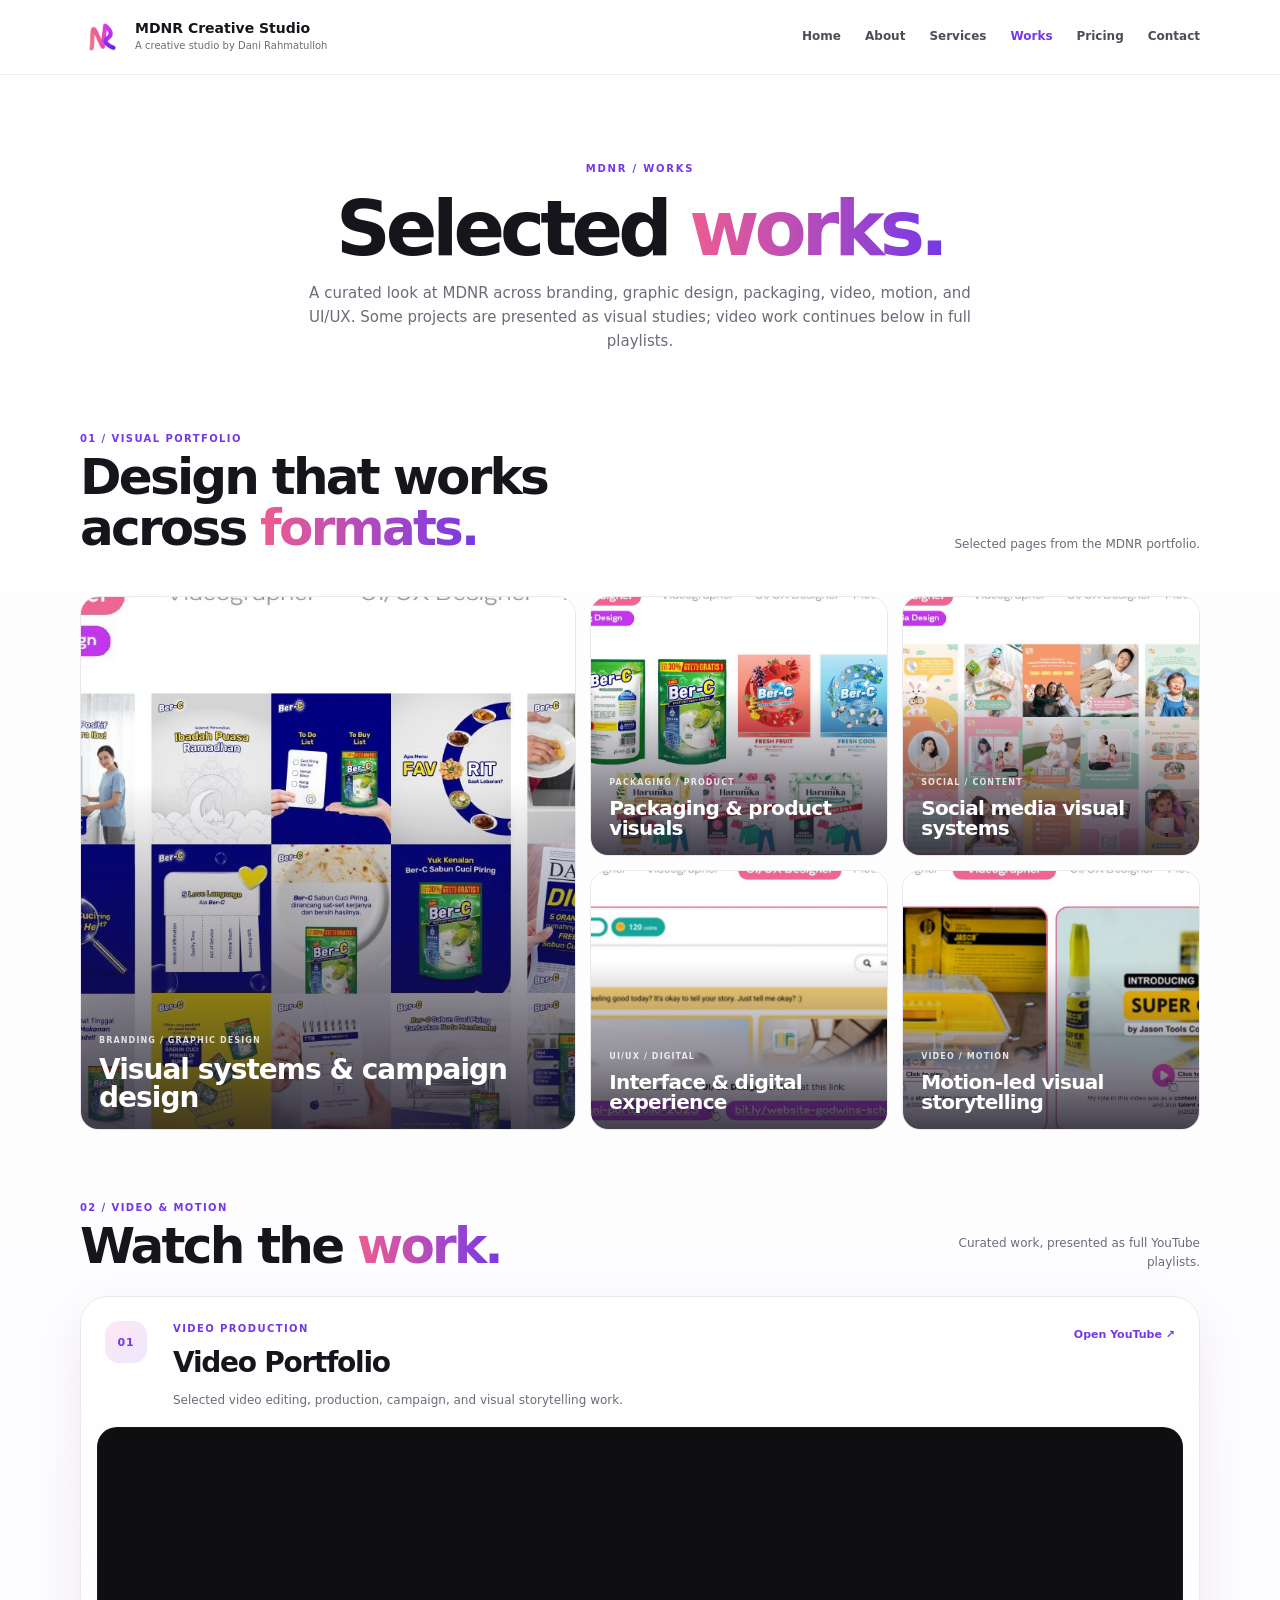
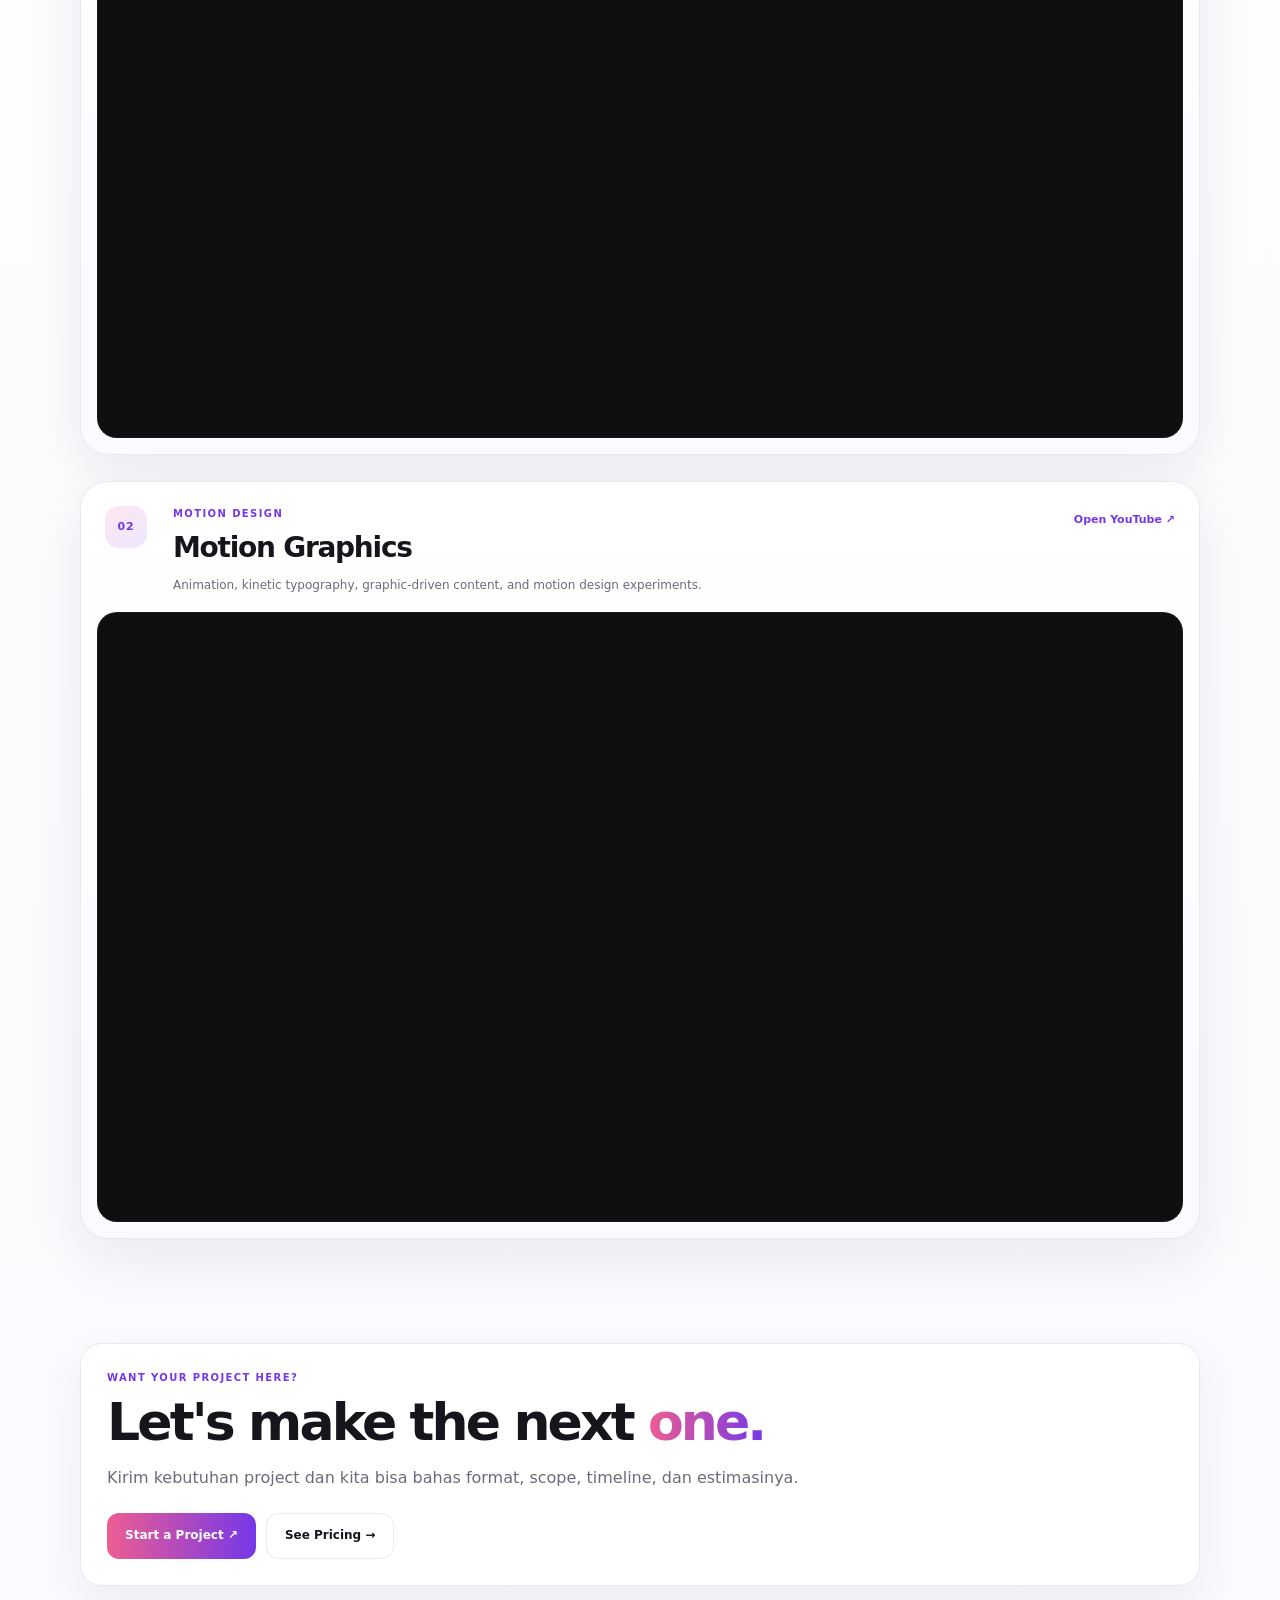
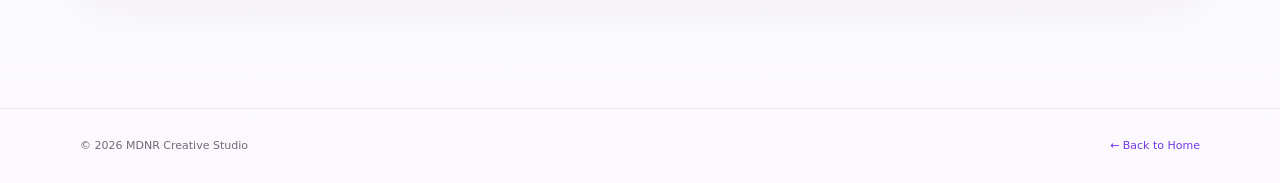
<file: works/index.html>
<!doctype html>
<html lang="id">
<head><meta charset="utf-8"><meta name="viewport" content="width=device-width,initial-scale=1"><meta name="description" content="Selected works — MDNR Creative Studio"><link rel="icon" type="image/png" href="../assets/logo/favicon.png"><link rel="stylesheet" href="../css/simple-pages.css"><link rel="stylesheet" href="works.css"><title>Works — MDNR Creative Studio</title></head>
<body>
<header class="site-header"><nav class="nav shell"><a class="brand" href="/"><img src="../assets/logo/mdnr-logo.png" alt="MDNR"><span><strong>MDNR Creative Studio</strong><small>A creative studio by Dani Rahmatulloh</small></span></a><button class="menu-toggle" aria-expanded="false" aria-label="Open menu"><i></i><i></i><i></i></button><div class="menu"><a href="/">Home</a><a href="/about/">About</a><a href="/services/">Services</a><a class="active" href="/works/">Works</a><a href="/pricing/">Pricing</a><a href="/contact/">Contact</a></div></nav></header>
<main>
<section class="hero shell"><div class="eyebrow">MDNR / Works</div><h1>Selected <i>works.</i></h1><p>A curated look at MDNR across branding, graphic design, packaging, video, motion, and UI/UX. Some projects are presented as visual studies; video work continues below in full playlists.</p></section>
<section class="section shell visual-works">
  <div class="section-intro"><div><div class="label">01 / Visual portfolio</div><h2>Design that works<br>across <i>formats.</i></h2></div><p class="section-note">Selected pages from the MDNR portfolio.</p></div>
  <div class="visual-grid">
    <article class="visual-card large"><img src="../assets/portfolio/work-5.jpg" alt="Branding and graphic design portfolio selection"><div><span>BRANDING / GRAPHIC DESIGN</span><h3>Visual systems &amp; campaign design</h3></div></article>
    <article class="visual-card"><img src="../assets/portfolio/work-10.jpg" alt="Packaging design portfolio selection"><div><span>PACKAGING / PRODUCT</span><h3>Packaging &amp; product visuals</h3></div></article>
    <article class="visual-card"><img src="../assets/portfolio/work-6.jpg" alt="Social media design portfolio selection"><div><span>SOCIAL / CONTENT</span><h3>Social media visual systems</h3></div></article>
    <article class="visual-card"><img src="../assets/portfolio/work-35.jpg" alt="UI UX design portfolio selection"><div><span>UI/UX / DIGITAL</span><h3>Interface &amp; digital experience</h3></div></article>
    <article class="visual-card"><img src="../assets/portfolio/work-30.jpg" alt="Motion and video portfolio selection"><div><span>VIDEO / MOTION</span><h3>Motion-led visual storytelling</h3></div></article>
  </div>
</section>
<section class="section shell playlist-section"><div class="section-intro"><div><div class="label">02 / Video &amp; motion</div><h2>Watch the <i>work.</i></h2></div><p class="section-note">Curated work, presented as full YouTube playlists.</p></div>
<div class="playlist-stack">
<article class="playlist-card"><div class="playlist-meta"><div class="playlist-index">01</div><div><div class="playlist-kicker">Video Production</div><h3>Video Portfolio</h3><p>Selected video editing, production, campaign, and visual storytelling work.</p></div><a class="playlist-link" href="https://www.youtube.com/playlist?list=PLBXYvZKh49Q1QjQdZfWQlmCYRboP3N2au" target="_blank" rel="noopener noreferrer">Open YouTube ↗</a></div><div class="playlist-frame"><iframe src="https://www.youtube.com/embed/videoseries?list=PLBXYvZKh49Q1QjQdZfWQlmCYRboP3N2au&rel=0" title="MDNR Video Portfolio playlist" loading="lazy" allow="accelerometer; autoplay; clipboard-write; encrypted-media; gyroscope; picture-in-picture; web-share" allowfullscreen></iframe></div></article>
<article class="playlist-card"><div class="playlist-meta"><div class="playlist-index">02</div><div><div class="playlist-kicker">Motion Design</div><h3>Motion Graphics</h3><p>Animation, kinetic typography, graphic-driven content, and motion design experiments.</p></div><a class="playlist-link" href="https://www.youtube.com/playlist?list=PLBXYvZKh49Q03uxgs0_WEBHnyn-yUmRIc" target="_blank" rel="noopener noreferrer">Open YouTube ↗</a></div><div class="playlist-frame"><iframe src="https://www.youtube.com/embed/videoseries?list=PLBXYvZKh49Q03uxgs0_WEBHnyn-yUmRIc&rel=0" title="MDNR Motion Graphics playlist" loading="lazy" allow="accelerometer; autoplay; clipboard-write; encrypted-media; gyroscope; picture-in-picture; web-share" allowfullscreen></iframe></div></article>
</div></section>
<section class="section shell"><div class="card"><div class="label">Want your project here?</div><h2>Let's make the next <i>one.</i></h2><p>Kirim kebutuhan project dan kita bisa bahas format, scope, timeline, dan estimasinya.</p><div class="actions"><a class="button primary" href="/contact/">Start a Project ↗</a><a class="button secondary" href="/pricing/">See Pricing →</a></div></div></section>
</main>
<footer class="footer"><div class="shell footer-row"><span>© <span data-year></span> MDNR Creative Studio</span><a class="back" href="/">← Back to Home</a></div></footer><script src="../js/simple-pages.js"></script>
</body></html>
</file>
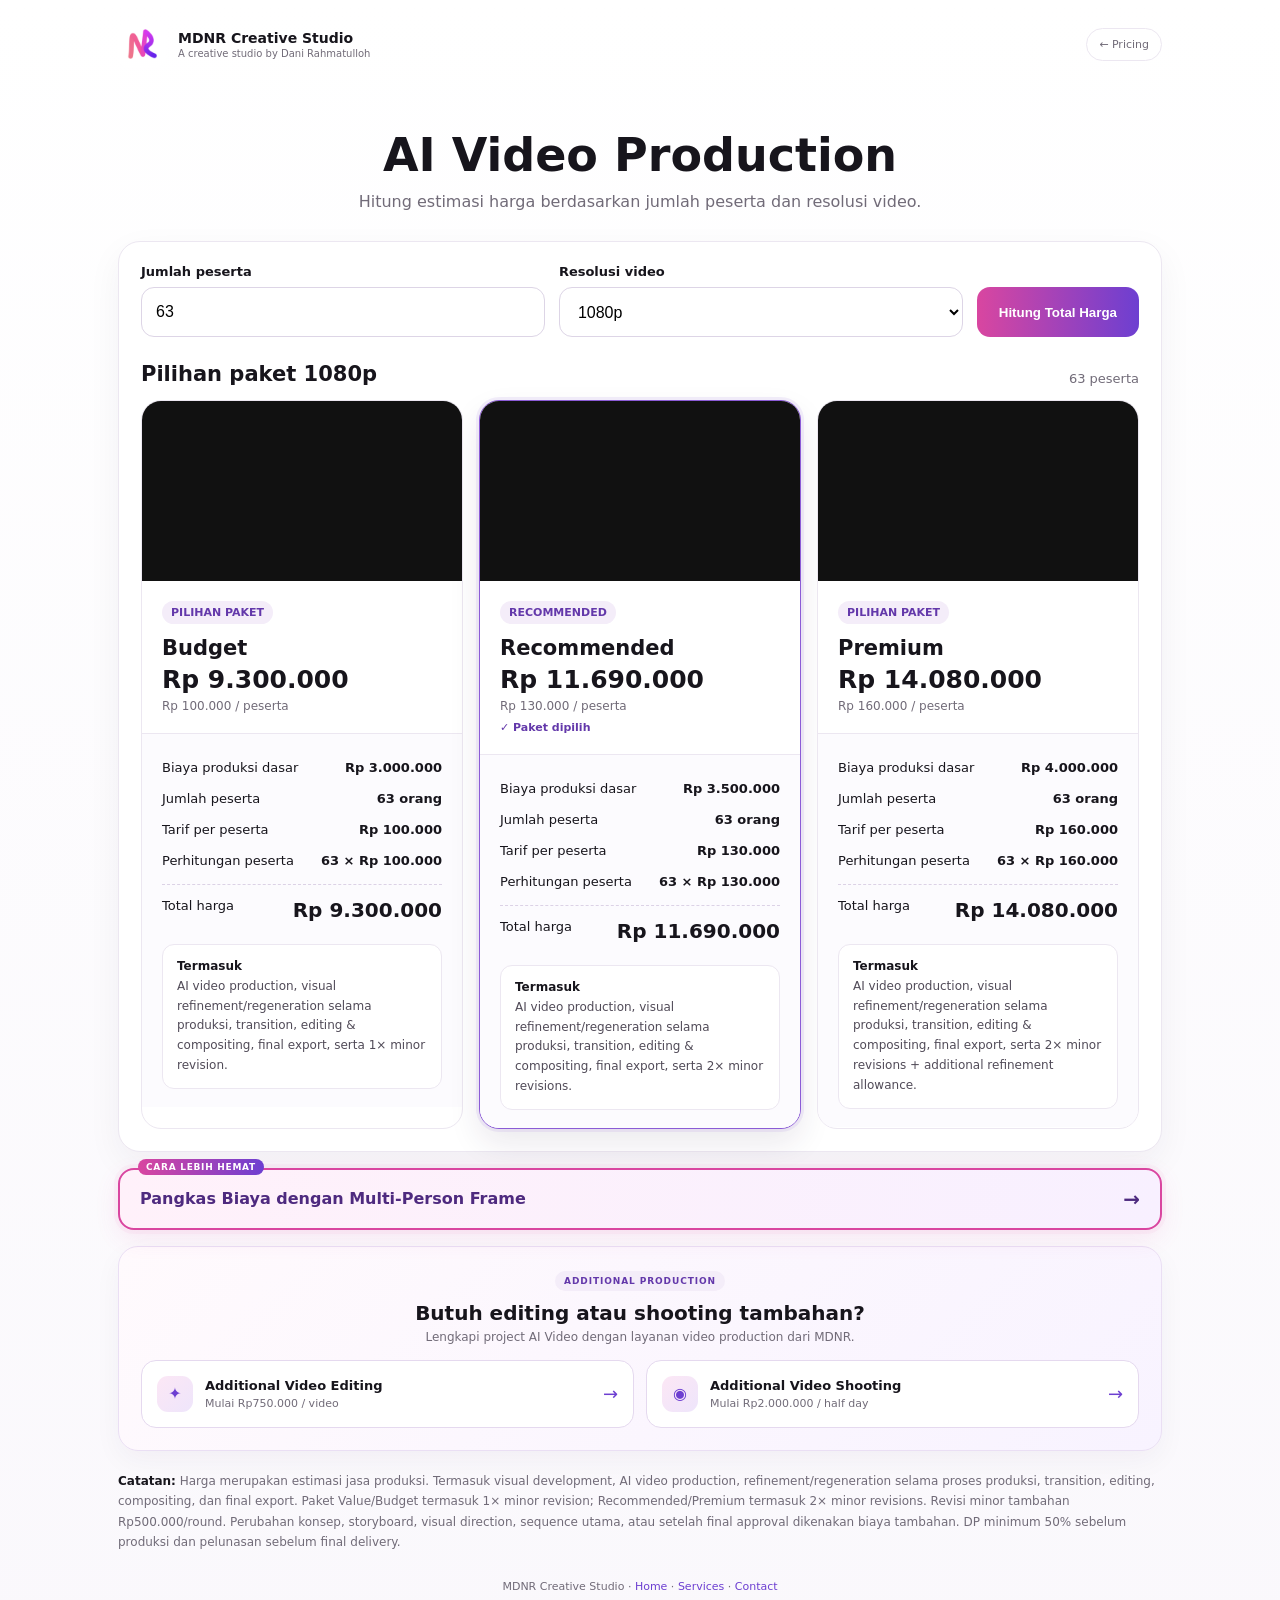
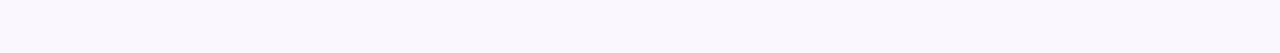
<file: pricing/ai-video/index.html>
<!DOCTYPE html>
<html lang="id"><head><meta charset="UTF-8"><meta name="viewport" content="width=device-width,initial-scale=1.0"><meta name="description" content="MDNR Creative Studio — AI Video Production Pricing"><link rel="icon" type="image/png" href="../../assets/logo/favicon.png"><title>MDNR Creative Studio — AI Video Pricing</title>
<style>
:root{--p:#d946a0;--u:#6d3fd1;--ink:#17151c;--mut:#716b78;--line:#ece7f1}*{box-sizing:border-box}body{margin:0;font-family:Inter,system-ui,sans-serif;background:linear-gradient(180deg,#fff,#faf8fc);color:var(--ink)}.wrap{max-width:1080px;margin:auto;padding:20px 18px 60px}.top{display:flex;gap:14px;align-items:center;justify-content:space-between;margin-bottom:34px}.brand{display:flex;gap:12px;align-items:center;text-decoration:none;color:inherit}.brand img{width:48px;height:48px;object-fit:contain;border-radius:11px}.brand strong{display:block;font-size:14px}.brand small{display:block;font-size:10px;color:var(--mut);margin-top:2px}.back{font-size:11px;color:var(--mut);border:1px solid var(--line);padding:9px 12px;border-radius:999px;background:#fff;text-decoration:none}.back:hover{color:var(--u)}.hero{text-align:center;margin:60px auto 30px}.hero h1{font-size:clamp(28px,5vw,46px);margin:10px 0}.hero h1 span{background:linear-gradient(90deg,var(--p),var(--u));-webkit-background-clip:text;color:transparent}.hero p{margin:0;color:var(--mut)}.panel{background:#fff;border:1px solid var(--line);border-radius:22px;padding:22px;box-shadow:0 12px 35px #2d16400d;margin-top:16px}.controls{display:grid;grid-template-columns:1fr 1fr auto;gap:14px;align-items:end}.field label{display:block;font-size:13px;font-weight:800;margin-bottom:8px}.field input,.field select{width:100%;height:50px;border:1px solid #ddd5e6;border-radius:13px;padding:0 14px;font-size:16px;background:#fff}.btn{height:50px;border:0;border-radius:13px;padding:0 22px;background:linear-gradient(90deg,var(--p),var(--u));color:#fff;font-weight:800;cursor:pointer}.results{margin-top:25px}.head{display:flex;justify-content:space-between;align-items:end;margin-bottom:14px}.head h2{font-size:21px;margin:0}.count{font-size:13px;color:var(--mut)}.cards{display:grid;grid-template-columns:repeat(3,1fr);gap:16px}.card{border:1px solid var(--line);border-radius:20px;background:#fff;overflow:hidden;cursor:pointer;transition:.2s}.card:hover{transform:translateY(-2px);box-shadow:0 12px 28px #2d164012}.card.selected{border-color:#8b5bd6;box-shadow:0 0 0 3px #8b5bd61a,0 14px 32px #2d164018}.preview{position:relative;background:#111;aspect-ratio:16/9}.preview iframe{width:100%;height:100%;display:block;border:0}.selected-note{display:none;font-size:11px;font-weight:800;color:#6338aa;margin-top:8px}.selected .selected-note{display:block}.main{padding:20px}.tag{display:inline-block;padding:5px 9px;border-radius:999px;background:#f4edf9;color:#6338aa;font-size:11px;font-weight:900;text-transform:uppercase}.card h3{margin:12px 0 5px;font-size:21px}.price{font-size:25px;font-weight:900}.per{font-size:12px;color:var(--mut);margin-top:5px}.detail{border-top:1px solid var(--line);padding:18px 20px;background:#fcfbfe}.row{display:flex;justify-content:space-between;gap:12px;padding:8px 0;font-size:13px}.row strong{text-align:right}.total{margin-top:8px;padding-top:13px;border-top:1px dashed #dcd2e6}.total strong{font-size:20px}.scope{margin-top:14px;padding:12px 14px;background:#fff;border-radius:12px;border:1px solid var(--line);font-size:12px;color:#514b58;line-height:1.65}.scope b{color:var(--ink)}.terms{margin-top:20px;font-size:12px;color:var(--mut);line-height:1.7}.terms strong{color:var(--ink)}.footer{margin-top:28px;text-align:center;font-size:11px;color:var(--mut)}.footer a{color:var(--u);text-decoration:none}.efficiency-btn{position:relative;display:flex;align-items:center;justify-content:space-between;gap:14px;margin-top:16px;padding:17px 20px;border:2px solid #d946a0;border-radius:16px;background:linear-gradient(100deg,#fff1fa 0%,#f8f0ff 100%);color:#4e2a7f;text-decoration:none;font-weight:900;box-shadow:0 8px 24px #d946a01c,0 0 0 4px #d946a00b;transition:.2s}.efficiency-btn:hover{transform:translateY(-2px);border-color:#cdb8e9;box-shadow:0 12px 28px #2d164014}.efficiency-btn:before{content:"CARA LEBIH HEMAT";position:absolute;top:-11px;left:18px;padding:3px 8px;border-radius:999px;background:linear-gradient(90deg,var(--p),var(--u));color:#fff;font-size:9px;letter-spacing:.08em;font-weight:900}.efficiency-btn span{font-size:20px}
 .addons{margin-top:16px;padding:22px;border:1px solid #eadff4;border-radius:20px;background:linear-gradient(135deg,#fffafd,#f8f3ff);box-shadow:0 10px 28px #2d16400b}.addons-head{text-align:center}.addon-kicker{display:inline-block;padding:5px 9px;border-radius:999px;background:#f4edf9;color:#6338aa;font-size:9px;letter-spacing:.1em;font-weight:900}.addons h2{margin:10px 0 5px;font-size:20px}.addons-head p{margin:0;color:var(--mut);font-size:12px}.addon-grid{display:grid;grid-template-columns:1fr 1fr;gap:12px;margin-top:16px}.addon-card{display:flex;align-items:center;gap:12px;padding:15px;border:1px solid #e5d9ef;border-radius:15px;background:#fff;color:var(--ink);text-decoration:none;transition:.2s}.addon-card:hover{transform:translateY(-2px);border-color:#cbb7ed;box-shadow:0 10px 24px #2d164012}.addon-icon{width:36px;height:36px;display:grid;place-items:center;border-radius:11px;background:linear-gradient(135deg,#fce7f5,#eee5fb);color:#6d3fd1;font-weight:900}.addon-card div{flex:1}.addon-card strong{display:block;font-size:13px}.addon-card small{display:block;margin-top:4px;color:var(--mut);font-size:11px}.addon-arrow{font-size:18px;color:#6d3fd1}@media(max-width:760px){.addon-grid{grid-template-columns:1fr}}
@media(max-width:760px){.controls{grid-template-columns:1fr}.cards{grid-template-columns:1fr}.top{align-items:flex-start}.hero{margin-top:45px}.head{align-items:flex-start;gap:8px;flex-direction:column}}
</style></head><body><div class="wrap"><header class="top"><a class="brand" href="/"><img src="../../assets/logo/mdnr-logo.png" alt="MDNR Creative Studio logo"><span><strong>MDNR Creative Studio</strong><small>A creative studio by Dani Rahmatulloh</small></span></a><a class="back" href="/pricing/">← Pricing</a></header><section class="hero"><h1>AI Video Production</h1><p>Hitung estimasi harga berdasarkan jumlah peserta dan resolusi video.</p></section><section class="panel"><div class="controls"><div class="field"><label for="people">Jumlah peserta</label><input id="people" type="number" min="1" max="200" value="63"></div><div class="field"><label for="resolution">Resolusi video</label><select id="resolution"><option value="720">720p</option><option value="1080" selected>1080p</option><option value="4k">4K</option></select></div><button class="btn" id="calculate">Hitung Total Harga</button></div><div class="results" id="results"></div></section><a class="efficiency-btn" href="/pricing/ai-video/multi-person/">Pangkas Biaya dengan Multi-Person Frame <span>→</span></a><section class="addons"><div class="addons-head"><span class="addon-kicker">ADDITIONAL PRODUCTION</span><h2>Butuh editing atau shooting tambahan?</h2><p>Lengkapi project AI Video dengan layanan video production dari MDNR.</p></div><div class="addon-grid"><a class="addon-card" href="/pricing/ai-video/additional-services/#editing"><span class="addon-icon">✦</span><div><strong>Additional Video Editing</strong><small>Mulai Rp750.000 / video</small></div><span class="addon-arrow">→</span></a><a class="addon-card" href="/pricing/ai-video/additional-services/#shooting"><span class="addon-icon">◉</span><div><strong>Additional Video Shooting</strong><small>Mulai Rp2.000.000 / half day</small></div><span class="addon-arrow">→</span></a></div></section><div class="terms"><strong>Catatan:</strong> Harga merupakan estimasi jasa produksi. Termasuk visual development, AI video production, refinement/regeneration selama proses produksi, transition, editing, compositing, dan final export. Paket Value/Budget termasuk 1× minor revision; Recommended/Premium termasuk 2× minor revisions. Revisi minor tambahan Rp500.000/round. Perubahan konsep, storyboard, visual direction, sequence utama, atau setelah final approval dikenakan biaya tambahan. DP minimum 50% sebelum produksi dan pelunasan sebelum final delivery.</div><footer class="footer">MDNR Creative Studio · <a href="/">Home</a> · <a href="/services/">Services</a> · <a href="/contact/">Contact</a></footer></div><script>
const PACKAGES={"720":[{name:"Value",base:2500000,per:75000,rev:"1× minor revision",video:"BiwToVSrVww"},{name:"Recommended",base:3000000,per:90000,rev:"2× minor revisions",video:"TxSi7TK2neE"}],"1080":[{name:"Budget",base:3000000,per:100000,rev:"1× minor revision",video:"BiwToVSrVww"},{name:"Recommended",base:3500000,per:130000,rev:"2× minor revisions",video:"TxSi7TK2neE"},{name:"Premium",base:4000000,per:160000,rev:"2× minor revisions + additional refinement allowance",video:"U5R7h1mvEgw"}],"4k":[{name:"Premium 4K",base:4000000,per:250000,rev:"2× minor revisions + additional refinement allowance",video:"U5R7h1mvEgw"}]};
const people=document.getElementById('people'),res=document.getElementById('resolution'),out=document.getElementById('results');const rp=n=>new Intl.NumberFormat('id-ID',{style:'currency',currency:'IDR',maximumFractionDigits:0}).format(n);function render(){let n=Math.max(1,parseInt(people.value||1,10));people.value=n;let r=res.value;out.innerHTML='<div class="head"><h2>Pilihan paket '+(r==='4k'?'4K':r+'p')+'</h2><div class="count">'+n+' peserta</div></div><div class="cards">'+PACKAGES[r].map((p,i)=>{let pt=p.per*n,total=p.base+pt;return '<article class="card '+(i===1?'selected':'')+'" tabindex="0" aria-label="Pilih paket '+p.name+'"><div class="preview"><iframe src="https://www.youtube.com/embed/'+p.video+'?rel=0&modestbranding=1" title="Preview '+p.name+' quality" loading="lazy" allow="accelerometer; autoplay; clipboard-write; encrypted-media; gyroscope; picture-in-picture; web-share" allowfullscreen></iframe></div><div class="main"><span class="tag">'+(i===1?'Recommended':'Pilihan paket')+'</span><h3>'+p.name+'</h3><div class="price">'+rp(total)+'</div><div class="per">'+rp(p.per)+' / peserta</div><div class="selected-note">✓ Paket dipilih</div></div><div class="detail"><div class="row"><span>Biaya produksi dasar</span><strong>'+rp(p.base)+'</strong></div><div class="row"><span>Jumlah peserta</span><strong>'+n+' orang</strong></div><div class="row"><span>Tarif per peserta</span><strong>'+rp(p.per)+'</strong></div><div class="row"><span>Perhitungan peserta</span><strong>'+n+' × '+rp(p.per)+'</strong></div><div class="row total"><span>Total harga</span><strong>'+rp(total)+'</strong></div><div class="scope"><b>Termasuk</b><br>AI video production, visual refinement/regeneration selama produksi, transition, editing & compositing, final export, serta '+p.rev+'.</div></div></article>'}).join('')+'</div>';document.querySelectorAll('.card').forEach(c=>{c.onclick=()=>{document.querySelectorAll('.card').forEach(x=>x.classList.remove('selected'));c.classList.add('selected')};c.onkeydown=e=>{if(e.key==='Enter'||e.key===' '){e.preventDefault();c.click()}}})}document.getElementById('calculate').onclick=render;people.oninput=render;res.onchange=render;render();
</script></body></html>
</file>
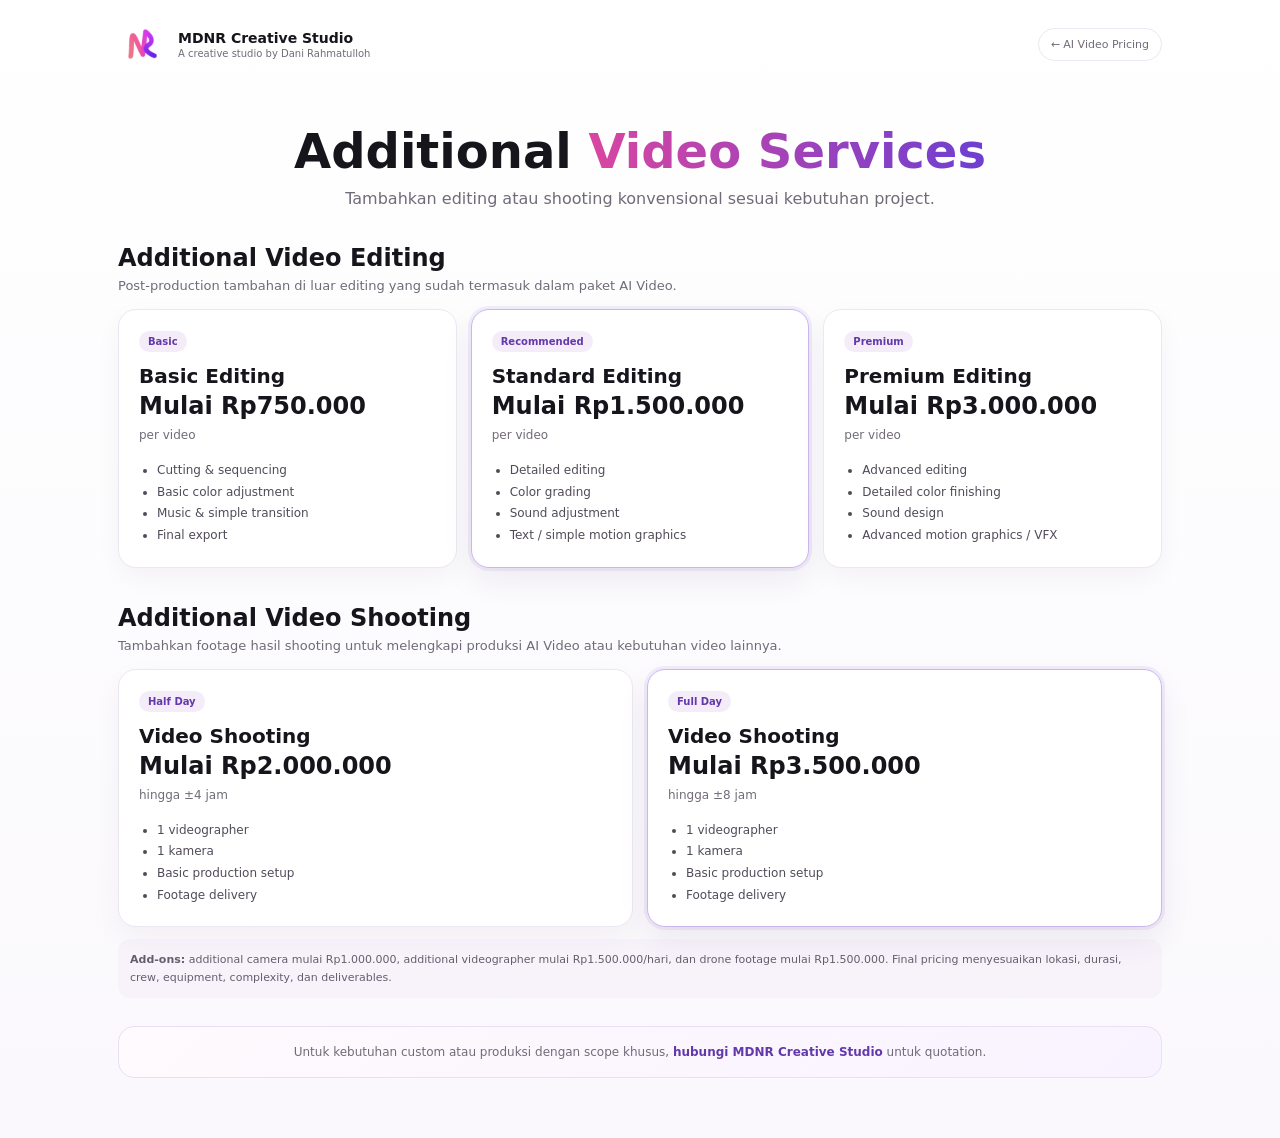
<file: pricing/ai-video/additional-services/index.html>
<!DOCTYPE html><html lang="id"><head><meta charset="UTF-8"><meta name="viewport" content="width=device-width,initial-scale=1.0"><meta name="description" content="MDNR Creative Studio — Additional Video Services"><link rel="icon" type="image/png" href="../../../assets/logo/favicon.png"><title>MDNR Creative Studio — Additional Video Services</title><style>:root{--p:#d946a0;--u:#6d3fd1;--ink:#17151c;--mut:#716b78;--line:#ece7f1}*{box-sizing:border-box}body{margin:0;font-family:Inter,system-ui,sans-serif;background:linear-gradient(180deg,#fff,#faf8fc);color:var(--ink)}.wrap{max-width:1080px;margin:auto;padding:20px 18px 60px}.top{display:flex;justify-content:space-between;align-items:center;margin-bottom:55px}.brand{display:flex;gap:12px;align-items:center;text-decoration:none;color:inherit}.brand img{width:48px;height:48px;border-radius:11px}.brand strong{display:block;font-size:14px}.brand small{display:block;color:var(--mut);font-size:10px;margin-top:2px}.back{font-size:11px;color:var(--mut);border:1px solid var(--line);padding:9px 12px;border-radius:999px;background:#fff;text-decoration:none}.hero{text-align:center}.hero h1{font-size:clamp(30px,5vw,48px);margin:0 0 10px}.hero h1 span{background:linear-gradient(90deg,var(--p),var(--u));-webkit-background-clip:text;color:transparent}.hero p{color:var(--mut);margin:0}.section{margin-top:36px}.section h2{font-size:24px;margin:0 0 6px}.section>p{color:var(--mut);font-size:13px;margin:0 0 16px}.cards{display:grid;grid-template-columns:repeat(3,1fr);gap:14px}.card{padding:20px;border:1px solid var(--line);border-radius:18px;background:#fff;box-shadow:0 10px 28px #2d16400b}.card.featured{border-color:#cbb7ed;box-shadow:0 0 0 3px #8b5bd61a,0 14px 32px #2d164012}.tag{display:inline-block;padding:5px 9px;border-radius:999px;background:#f4edf9;color:#6338aa;font-size:10px;font-weight:900}.card h3{margin:12px 0 4px;font-size:20px}.price{font-size:24px;font-weight:900}.desc{font-size:12px;color:var(--mut);line-height:1.6;margin-top:6px}.features{margin:15px 0 0;padding-left:18px;font-size:12px;line-height:1.8;color:#514b58}.note{margin-top:12px;padding:12px;border-radius:12px;background:#f8f3fb;font-size:11px;color:#655d6d;line-height:1.6}.shoot{grid-template-columns:1fr 1fr}.contact{margin-top:28px;padding:18px;border:1px solid #eadff4;border-radius:16px;background:linear-gradient(135deg,#fffafd,#f8f3ff);text-align:center;font-size:12px;color:var(--mut)}.contact a{color:#6338aa;font-weight:800;text-decoration:none}@media(max-width:760px){.cards,.shoot{grid-template-columns:1fr}.top{margin-bottom:40px}}</style></head><body><div class="wrap"><header class="top"><a class="brand" href="/"><img src="../../../assets/logo/mdnr-logo.png" alt="MDNR Creative Studio logo"><span><strong>MDNR Creative Studio</strong><small>A creative studio by Dani Rahmatulloh</small></span></a><a class="back" href="/pricing/ai-video/">← AI Video Pricing</a></header><section class="hero"><h1>Additional <span>Video Services</span></h1><p>Tambahkan editing atau shooting konvensional sesuai kebutuhan project.</p></section><section class="section" id="editing"><h2>Additional Video Editing</h2><p>Post-production tambahan di luar editing yang sudah termasuk dalam paket AI Video.</p><div class="cards"><article class="card"><span class="tag">Basic</span><h3>Basic Editing</h3><div class="price">Mulai Rp750.000</div><div class="desc">per video</div><ul class="features"><li>Cutting &amp; sequencing</li><li>Basic color adjustment</li><li>Music &amp; simple transition</li><li>Final export</li></ul></article><article class="card featured"><span class="tag">Recommended</span><h3>Standard Editing</h3><div class="price">Mulai Rp1.500.000</div><div class="desc">per video</div><ul class="features"><li>Detailed editing</li><li>Color grading</li><li>Sound adjustment</li><li>Text / simple motion graphics</li></ul></article><article class="card"><span class="tag">Premium</span><h3>Premium Editing</h3><div class="price">Mulai Rp3.000.000</div><div class="desc">per video</div><ul class="features"><li>Advanced editing</li><li>Detailed color finishing</li><li>Sound design</li><li>Advanced motion graphics / VFX</li></ul></article></div></section><section class="section" id="shooting"><h2>Additional Video Shooting</h2><p>Tambahkan footage hasil shooting untuk melengkapi produksi AI Video atau kebutuhan video lainnya.</p><div class="cards shoot"><article class="card"><span class="tag">Half Day</span><h3>Video Shooting</h3><div class="price">Mulai Rp2.000.000</div><div class="desc">hingga ±4 jam</div><ul class="features"><li>1 videographer</li><li>1 kamera</li><li>Basic production setup</li><li>Footage delivery</li></ul></article><article class="card featured"><span class="tag">Full Day</span><h3>Video Shooting</h3><div class="price">Mulai Rp3.500.000</div><div class="desc">hingga ±8 jam</div><ul class="features"><li>1 videographer</li><li>1 kamera</li><li>Basic production setup</li><li>Footage delivery</li></ul></article></div><div class="note"><strong>Add-ons:</strong> additional camera mulai Rp1.000.000, additional videographer mulai Rp1.500.000/hari, dan drone footage mulai Rp1.500.000. Final pricing menyesuaikan lokasi, durasi, crew, equipment, complexity, dan deliverables.</div></section><div class="contact">Untuk kebutuhan custom atau produksi dengan scope khusus, <a href="/contact/">hubungi MDNR Creative Studio</a> untuk quotation.</div></div></body></html>
</file>
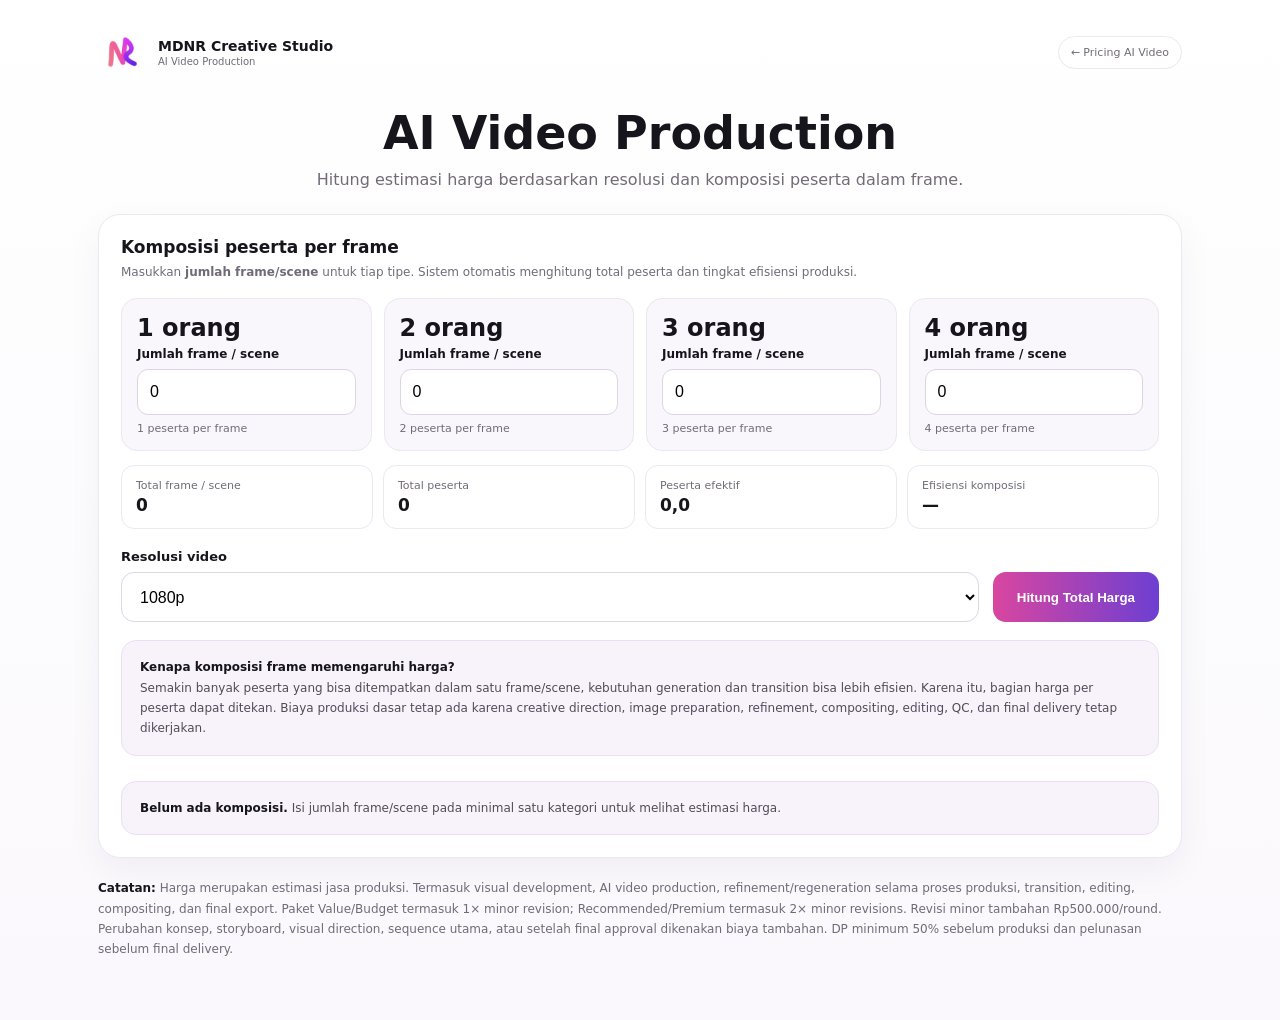
<file: pricing/ai-video/multi-person/index.html>
<!DOCTYPE html>
<html lang="id">
<head>
<meta charset="UTF-8"><meta name="viewport" content="width=device-width,initial-scale=1.0">
<meta name="description" content="MDNR Creative Studio — Multi-Person Frame Cost Efficiency Calculator"><link rel="icon" type="image/png" href="../../../assets/logo/favicon.png"><title>MDNR Creative Studio — Multi-Person Frame</title>
<style>
.back{font-size:11px;color:var(--mut);border:1px solid var(--line);padding:9px 12px;border-radius:999px;background:#fff;text-decoration:none}.back:hover{color:var(--u)}.topbar{display:flex;justify-content:space-between;align-items:center;margin-bottom:30px}.brandlink{display:flex;gap:12px;align-items:center;text-decoration:none;color:inherit}.brandlink img{width:48px;height:48px;object-fit:contain;border-radius:11px}.brandlink strong{display:block;font-size:14px}.brandlink small{display:block;font-size:10px;color:var(--mut);margin-top:2px}
:root{--p:#d946a0;--u:#6d3fd1;--ink:#17151c;--mut:#716b78;--line:#ece7f1;--soft:#faf7fc}*{box-sizing:border-box}body{margin:0;font-family:Inter,system-ui,sans-serif;background:linear-gradient(180deg,#fff,#faf8fc);color:var(--ink)}.wrap{max-width:1120px;margin:auto;padding:28px 18px 60px}.top{display:flex;gap:14px;align-items:center;margin-bottom:30px}.logo{font-size:30px;font-weight:900;letter-spacing:-2px;background:linear-gradient(90deg,var(--p),var(--u));-webkit-background-clip:text;color:transparent}.brand{font-size:12px;color:var(--mut);letter-spacing:.08em;text-transform:uppercase}.hero{text-align:center;margin-bottom:25px}.hero h1{font-size:clamp(28px,5vw,46px);margin:0 0 10px}.hero p{margin:0;color:var(--mut)}.panel{background:#fff;border:1px solid var(--line);border-radius:22px;padding:22px;box-shadow:0 12px 35px #2d16400d}.section-title{font-size:17px;font-weight:900;margin:0 0 6px}.hint{font-size:12px;color:var(--mut);line-height:1.6;margin:0 0 16px}.composition{display:grid;grid-template-columns:repeat(4,1fr);gap:12px}.composition-list{margin:8px 0 10px;padding-left:20px;display:grid;gap:5px}.composition-list li{padding-left:2px}.composition-list strong{font-weight:800}.comp{border:1px solid var(--line);border-radius:16px;padding:15px;background:var(--soft)}.comp .num{font-size:24px;font-weight:900}.comp label{display:block;font-size:12px;font-weight:800;margin:5px 0 8px}.comp input{width:100%;height:46px;border:1px solid #ddd5e6;border-radius:11px;padding:0 12px;font-size:16px;background:#fff}.comp small{display:block;margin-top:7px;color:var(--mut);font-size:11px}.summary{display:grid;grid-template-columns:repeat(4,1fr);gap:10px;margin-top:14px}.stat{padding:13px 14px;border:1px solid var(--line);border-radius:13px;background:#fff}.stat span{display:block;font-size:11px;color:var(--mut)}.stat strong{display:block;font-size:17px;margin-top:3px}.controls{display:grid;grid-template-columns:1fr auto;gap:14px;align-items:end;margin-top:20px}.field label{display:block;font-size:13px;font-weight:800;margin-bottom:8px}.field select{width:100%;height:50px;border:1px solid #ddd5e6;border-radius:13px;padding:0 14px;font-size:16px;background:#fff}.btn{height:50px;border:0;border-radius:13px;padding:0 24px;background:linear-gradient(90deg,var(--p),var(--u));color:#fff;font-weight:800;cursor:pointer}.explain{margin-top:18px;padding:16px 18px;background:#f8f3fb;border:1px solid #eadff4;border-radius:15px;font-size:12px;color:#514b58;line-height:1.7}.explain strong{color:var(--ink)}.results{margin-top:25px}.head{display:flex;justify-content:space-between;align-items:end;margin-bottom:14px}.head h2{font-size:21px;margin:0}.count{font-size:13px;color:var(--mut)}.cards{display:grid;grid-template-columns:repeat(3,1fr);gap:14px}.card{border:1px solid var(--line);border-radius:18px;background:#fff;overflow:hidden;cursor:pointer;transition:.2s}.card:hover{transform:translateY(-2px);box-shadow:0 12px 28px #2d164012}.card.open{border-color:#cbb7ed}.main{padding:20px}.tag{display:inline-block;padding:5px 9px;border-radius:999px;background:#f4edf9;color:#6338aa;font-size:11px;font-weight:900;text-transform:uppercase}.card h3{margin:12px 0 5px;font-size:21px}.price{font-size:25px;font-weight:900}.per{font-size:12px;color:var(--mut);margin-top:5px}.detail{display:none;border-top:1px solid var(--line);padding:18px 20px;background:#fcfbfe}.open .detail{display:block}.row{display:flex;justify-content:space-between;gap:12px;padding:8px 0;font-size:13px}.row strong{text-align:right}.total{margin-top:8px;padding-top:13px;border-top:1px dashed #dcd2e6}.total strong{font-size:20px}.scope{margin-top:14px;padding:12px 14px;background:#fff;border-radius:12px;border:1px solid var(--line);font-size:12px;color:#514b58;line-height:1.65}.scope b{color:var(--ink)}.formula{margin-top:12px;padding:11px 13px;border-radius:11px;background:#f7f3fa;font-size:11px;color:#655d6d;line-height:1.6}.terms{margin-top:20px;font-size:12px;color:var(--mut);line-height:1.7}.terms strong{color:var(--ink)}@media(max-width:760px){.composition,.summary{grid-template-columns:1fr 1fr}.controls{grid-template-columns:1fr}.cards{grid-template-columns:1fr}}@media(max-width:460px){.composition,.summary{grid-template-columns:1fr}}
</style>
</head>
<body>
<div class="wrap">
<header class="topbar"><a class="brandlink" href="/pricing/ai-video/"><img src="../../../assets/logo/mdnr-logo.png" alt="MDNR Creative Studio logo"><span><strong>MDNR Creative Studio</strong><small>AI Video Production</small></span></a><a class="back" href="/pricing/ai-video/">← Pricing AI Video</a></header>
<section class="hero"><h1>AI Video Production</h1><p>Hitung estimasi harga berdasarkan resolusi dan komposisi peserta dalam frame.</p></section>

<section class="panel">
  <div class="section-title">Komposisi peserta per frame</div>
  <p class="hint">Masukkan <strong>jumlah frame/scene</strong> untuk tiap tipe. Sistem otomatis menghitung total peserta dan tingkat efisiensi produksi.</p>
  <div class="composition">
    <div class="comp"><div class="num">1 orang</div><label for="f1">Jumlah frame / scene</label><input id="f1" type="number" min="0" value="0"><small>1 peserta per frame</small></div>
    <div class="comp"><div class="num">2 orang</div><label for="f2">Jumlah frame / scene</label><input id="f2" type="number" min="0" value="0"><small>2 peserta per frame</small></div>
    <div class="comp"><div class="num">3 orang</div><label for="f3">Jumlah frame / scene</label><input id="f3" type="number" min="0" value="0"><small>3 peserta per frame</small></div>
    <div class="comp"><div class="num">4 orang</div><label for="f4">Jumlah frame / scene</label><input id="f4" type="number" min="0" value="0"><small>4 peserta per frame</small></div>
  </div>
  <div class="summary">
    <div class="stat"><span>Total frame / scene</span><strong id="totalFrames">0</strong></div>
    <div class="stat"><span>Total peserta</span><strong id="totalPeople">0</strong></div>
    <div class="stat"><span>Peserta efektif</span><strong id="effectivePeople">0</strong></div>
    <div class="stat"><span>Efisiensi komposisi</span><strong id="efficiency">—</strong></div>
  </div>

  <div class="controls">
    <div class="field"><label for="resolution">Resolusi video</label><select id="resolution"><option value="720">720p</option><option value="1080" selected>1080p</option><option value="4k">4K</option></select></div>
    <button class="btn" id="calculate">Hitung Total Harga</button>
  </div>

  <div class="explain"><strong>Kenapa komposisi frame memengaruhi harga?</strong><br>Semakin banyak peserta yang bisa ditempatkan dalam satu frame/scene, kebutuhan generation dan transition bisa lebih efisien. Karena itu, bagian harga per peserta dapat ditekan. Biaya produksi dasar tetap ada karena creative direction, image preparation, refinement, compositing, editing, QC, dan final delivery tetap dikerjakan.</div>
  <div class="results" id="results"></div>
</section>

<div class="terms"><strong>Catatan:</strong> Harga merupakan estimasi jasa produksi. Termasuk visual development, AI video production, refinement/regeneration selama proses produksi, transition, editing, compositing, dan final export. Paket Value/Budget termasuk 1× minor revision; Recommended/Premium termasuk 2× minor revisions. Revisi minor tambahan Rp500.000/round. Perubahan konsep, storyboard, visual direction, sequence utama, atau setelah final approval dikenakan biaya tambahan. DP minimum 50% sebelum produksi dan pelunasan sebelum final delivery.</div>
</div>

<script>
const PACKAGES={
  "720":[{name:"Value",base:2500000,per:75000,rev:"1× minor revision",discounts:[1,.95,.92,.90]},{name:"Recommended",base:3000000,per:90000,rev:"2× minor revisions",discounts:[1,.95,.92,.90]}],
  "1080":[{name:"Budget",base:3000000,per:100000,rev:"1× minor revision",discounts:[1,.95,.92,.90]},{name:"Recommended",base:3500000,per:130000,rev:"2× minor revisions",discounts:[1,.95,.92,.90]},{name:"Premium",base:4000000,per:160000,rev:"2× minor revisions + additional refinement allowance",discounts:[1,.95,.92,.90]}],
  "4k":[{name:"Premium 4K",base:4000000,per:250000,rev:"2× minor revisions + additional refinement allowance",discounts:[1,.95,.92,.90]}]
};
const peopleInputs=[document.getElementById('f1'),document.getElementById('f2'),document.getElementById('f3'),document.getElementById('f4')];
const res=document.getElementById('resolution'),out=document.getElementById('results');
const totalFramesEl=document.getElementById('totalFrames'),totalPeopleEl=document.getElementById('totalPeople'),effectiveEl=document.getElementById('effectivePeople'),efficiencyEl=document.getElementById('efficiency');
const rp=n=>new Intl.NumberFormat('id-ID',{style:'currency',currency:'IDR',maximumFractionDigits:0}).format(Math.round(n));
function data(){
  const frames=peopleInputs.map(x=>Math.max(0,parseInt(x.value||0,10)));
  const weights=[1,.95,.92,.90];
  const totalFrames=frames.reduce((a,b)=>a+b,0);
  const totalPeople=frames.reduce((sum,f,i)=>sum+f*(i+1),0);
  const effective=frames.reduce((sum,f,i)=>sum+f*(i+1)*weights[i],0);
  const efficiency=totalPeople?((1-effective/totalPeople)*100):0;
  return {frames,totalFrames,totalPeople,effective,efficiency,weights};
}
function render(){
  const d=data();
  totalFramesEl.textContent=d.totalFrames;
  totalPeopleEl.textContent=d.totalPeople;
  effectiveEl.textContent=d.effective.toFixed(1).replace('.',',');
  efficiencyEl.textContent=d.totalPeople?(d.efficiency.toFixed(0)+'% lebih efisien'): '—';
  const r=res.value;
  if(!d.totalPeople){out.innerHTML='<div class="explain"><strong>Belum ada komposisi.</strong> Isi jumlah frame/scene pada minimal satu kategori untuk melihat estimasi harga.</div>';return;}
  out.innerHTML='<div class="head"><h2>Pilihan paket '+(r==='4k'?'4K':r+'p')+'</h2><div class="count">'+d.totalPeople+' peserta · '+d.totalFrames+' frame/scene</div></div><div class="cards">'+PACKAGES[r].map(p=>{
    const variable=d.frames.reduce((sum,f,i)=>sum+f*(i+1)*p.per*d.weights[i],0);
    const total=p.base+variable;
    const standard=p.base+d.totalPeople*p.per;
    const saving=standard-total;
    const mix=d.frames.map((f,i)=>f?`<li><strong>${f} frame</strong> × ${i+1} orang</li>`:'').filter(Boolean).join('');
    return `<article class="card"><div class="main"><span class="tag">Pilihan paket</span><h3>${p.name}</h3><div class="price">${rp(total)}</div><div class="per">estimasi untuk ${d.totalPeople} peserta</div></div><div class="detail"><div class="row"><span>Biaya produksi dasar</span><strong>${rp(p.base)}</strong></div><div class="row"><span>Total peserta</span><strong>${d.totalPeople} orang</strong></div><div class="row"><span>Harga standar per peserta</span><strong>${rp(p.per)}</strong></div><div class="row"><span>Penyesuaian komposisi frame</span><strong>−${rp(saving)}</strong></div><div class="row"><span>Harga produksi setelah efisiensi</span><strong>${rp(variable)}</strong></div><div class="row total"><span>Total harga</span><strong>${rp(total)}</strong></div><div class="formula"><strong>Komposisi frame:</strong><ul class="composition-list">${mix}</ul>Peserta efektif: ${d.effective.toFixed(1).replace('.',',')} dari ${d.totalPeople} peserta (${d.efficiency.toFixed(0)}% efisiensi komposisi).</div><div class="scope"><b>Termasuk</b><br>AI video production, visual refinement/regeneration selama produksi, transition, editing & compositing, final export, serta ${p.rev}.</div></div></article>`;
  }).join('')+'</div>';
  document.querySelectorAll('.card').forEach(c=>c.onclick=()=>c.classList.toggle('open'));
}
peopleInputs.forEach(x=>x.addEventListener('input',render));
res.addEventListener('change',render);document.getElementById('calculate').addEventListener('click',render);render();
</script>
</body></html>
</file>
<file: css/style.css>
:root{--ink:#211b35;--muted:#746d82;--line:#e7e0ed;--pink:#ef6f9f;--purple:#7b35e8;--lav:#f2ecff;--blush:#fff0f6;--bg:#fbf9fd;--white:#fff;--max:1180px}
*{box-sizing:border-box}html{scroll-behavior:smooth}body{margin:0;background:radial-gradient(circle at 90% 0%,rgba(239,111,159,.13),transparent 26%),radial-gradient(circle at 0% 35%,rgba(123,53,232,.08),transparent 25%),var(--bg);color:var(--ink);font-family:Inter,ui-sans-serif,system-ui,-apple-system,BlinkMacSystemFont,"Segoe UI",sans-serif;line-height:1.5}a{color:inherit;text-decoration:none}.shell{width:min(calc(100% - 40px),var(--max));margin:auto}.skip{position:fixed;top:10px;left:10px;z-index:100;transform:translateY(-150%);background:#fff;padding:10px 14px}.skip:focus{transform:none}
.site-header{position:fixed;z-index:50;top:18px;left:0;width:100%}.nav{display:flex;align-items:center;justify-content:space-between;padding:10px 14px;background:rgba(255,255,255,.86);border:1px solid var(--line);border-radius:18px;box-shadow:0 12px 35px rgba(57,31,88,.07);backdrop-filter:blur(16px)}.brand{display:flex;align-items:center;gap:10px}.brand img{width:42px;height:42px;object-fit:contain}.brand strong{display:block;font-size:13px;letter-spacing:-.02em}.brand small{display:block;font-size:9px;color:var(--muted);margin-top:1px}.menu{display:flex;align-items:center;gap:27px;font-size:11px;color:#554d61}.menu a{transition:color .2s}.menu a:hover{color:var(--purple)}.menu a:last-child{background:var(--ink);color:#fff;border-radius:999px;padding:9px 13px}.menu b{display:inline-block;width:4px;height:4px;background:var(--pink);border-radius:50%;vertical-align:middle;margin-left:3px}.menu-toggle{display:none;border:0;background:none;padding:8px}.menu-toggle i{display:block;width:20px;height:1px;background:var(--ink);margin:4px}
.hero{min-height:100vh;padding-top:145px;padding-bottom:85px;display:grid;grid-template-columns:1fr .88fr;gap:70px;align-items:center}.eyebrow,.kicker,.footer label{font-size:9px;text-transform:uppercase;letter-spacing:.18em;color:var(--purple);font-weight:850}.hero h1{font-size:clamp(52px,7vw,88px);line-height:.93;letter-spacing:-.065em;margin:17px 0}.hero h1 span,.intro h2 i,.section-head h2 i,.works h2 i,.discipline h2 i,.founder h2 i,.cta h2 i{font-family:Georgia,serif;font-weight:400;background:linear-gradient(90deg,var(--pink),var(--purple));-webkit-background-clip:text;background-clip:text;color:transparent}.lead{max-width:500px;color:var(--muted);font-size:14px;line-height:1.75}.actions{display:flex;gap:10px;flex-wrap:wrap;margin-top:27px}.button{display:inline-flex;align-items:center;gap:22px;border-radius:999px;padding:13px 16px 13px 19px;font-size:11px;font-weight:800;transition:transform .25s,box-shadow .25s}.button:hover{transform:translateY(-3px)}.button em{font-style:normal;font-size:15px}.primary{background:linear-gradient(90deg,var(--pink),var(--purple));color:#fff;box-shadow:0 10px 24px rgba(123,53,232,.18)}.secondary{background:#fff;border:1px solid var(--line)}.secondary:hover{box-shadow:0 10px 24px rgba(57,31,88,.08)}
.hero-card{position:relative;min-height:610px;border-radius:25px;overflow:hidden;background:linear-gradient(145deg,#fff,#f5eefb);border:1px solid var(--line);box-shadow:0 24px 65px rgba(57,31,88,.10)}.hero-card:before{content:"";position:absolute;inset:0;background-image:linear-gradient(rgba(123,53,232,.08) 1px,transparent 1px),linear-gradient(90deg,rgba(123,53,232,.08) 1px,transparent 1px);background-size:52px 52px;mask-image:linear-gradient(#000,transparent 90%)}.hero-card-top,.hero-card-bottom{position:absolute;left:22px;right:22px;display:flex;justify-content:space-between;font-size:8px;letter-spacing:.15em;color:#81788c}.hero-card-top{top:21px}.hero-card-bottom{bottom:20px}.hero-logo{position:absolute;right:13%;top:17%;width:115px;height:115px;border-radius:50%;display:grid;place-items:center;background:rgba(255,255,255,.72);box-shadow:0 15px 35px rgba(123,53,232,.12);backdrop-filter:blur(8px)}.hero-logo img{width:80px;height:80px;object-fit:contain}.hero-word{position:absolute;left:9%;bottom:17%;font-size:clamp(55px,7vw,91px);line-height:.78;letter-spacing:-.085em;font-weight:900;color:var(--ink)}.hero-word i{font-family:Georgia,serif;font-weight:400;background:linear-gradient(90deg,var(--pink),var(--purple));-webkit-background-clip:text;color:transparent}.halo{position:absolute;border-radius:50%;filter:blur(1px)}.halo-one{width:62%;aspect-ratio:1;top:12%;left:8%;background:radial-gradient(circle,rgba(239,111,159,.34),rgba(239,111,159,.06) 55%,transparent 70%)}.halo-two{width:48%;aspect-ratio:1;right:-5%;bottom:12%;background:radial-gradient(circle,rgba(123,53,232,.28),transparent 68%)}
.section{padding:135px 0}.intro{border-top:1px solid var(--line)}.intro-grid{display:grid;grid-template-columns:1.2fr .8fr;gap:70px;margin-top:42px}.intro h2,.section-head h2,.works h2,.discipline h2{font-size:clamp(43px,5.5vw,70px);line-height:.98;letter-spacing:-.06em;margin:0}.intro-grid>div{padding-top:7px}.intro-grid p,.section-head p,.discipline-copy p,.founder-grid p{font-size:14px;color:var(--muted);max-width:500px;line-height:1.75}.text-link{display:inline-flex;align-items:center;gap:19px;margin-top:21px;font-size:10px;text-transform:uppercase;letter-spacing:.13em;border-bottom:1px solid var(--line);padding-bottom:8px}.text-link span{font-size:15px;transition:transform .2s}.text-link:hover span{transform:translate(3px,-3px)}
.section-head{display:flex;align-items:end;justify-content:space-between;gap:30px;margin:42px 0 57px}.section-head p{margin:0}.service-list{border-top:1px solid var(--line)}.service{display:grid;grid-template-columns:55px 1fr 30px;gap:20px;padding:27px 0;border-bottom:1px solid var(--line);transition:.3s}.service:hover{padding-left:13px;padding-right:13px;background:linear-gradient(90deg,rgba(239,111,159,.07),transparent 55%)}.service>span{font-size:9px;color:var(--purple);font-weight:900}.service h3{font-size:22px;line-height:1.1;margin:0 0 6px;letter-spacing:-.035em;font-weight:600}.service p{font-size:11px;color:var(--muted);margin:0}.service>b{justify-self:end;font-size:17px;transition:.25s}.service:hover>b{transform:translate(3px,-3px)}
.works-head{display:flex;justify-content:space-between;align-items:end;margin-bottom:45px}.works h2{margin-top:15px}.works-grid{display:grid;grid-template-columns:1.35fr .8fr;grid-template-rows:250px 250px;gap:13px}.project{overflow:hidden;border-radius:18px}.featured{grid-row:1/3}.project-surface{height:100%;padding:20px;display:flex;flex-direction:column;justify-content:space-between;border:1px solid var(--line);background:radial-gradient(circle at 70% 30%,rgba(239,111,159,.3),transparent 25%),linear-gradient(135deg,#fff,#f4eafa);transition:.5s}.project:hover .project-surface{transform:scale(1.025)}.project-surface.two{background:radial-gradient(circle at 25% 55%,rgba(123,53,232,.24),transparent 28%),#fff}.project-surface.three{background:linear-gradient(135deg,#fff,#f8eaf1 50%,#efe8fa)}.project-surface span{font-size:8px;letter-spacing:.17em;color:#8a8092}.project-surface strong{font-size:clamp(31px,4vw,58px);line-height:.83;letter-spacing:-.07em}.project-surface small{font-size:8px;color:#918898}.mobile{display:none}
.discipline{padding:0 0 115px;overflow:hidden}.marquee{border-block:1px solid var(--line);padding:27px 0;overflow:hidden;white-space:nowrap}.track{display:inline-flex;align-items:center;gap:34px;min-width:max-content;animation:scroll 28s linear infinite}.track span{font-size:clamp(52px,7.5vw,100px);font-weight:800;letter-spacing:-.07em}.track b{font-size:22px;color:var(--pink)}.discipline-copy{padding-top:95px;display:grid;grid-template-columns:.7fr 1.3fr;gap:25px}.discipline-copy h2{margin:0 0 14px}.discipline-copy p{margin:0}.founder .rule{height:1px;background:var(--line)}.founder-grid{display:grid;grid-template-columns:.7fr 1.3fr;gap:25px;padding-top:35px}.founder h2{font-size:clamp(36px,4.5vw,60px);line-height:1;letter-spacing:-.06em;margin:0}.cta{padding-top:20px}.cta-box{min-height:490px;border-radius:25px;padding:65px;display:flex;flex-direction:column;align-items:flex-start;justify-content:center;background:radial-gradient(circle at 84% 18%,rgba(239,111,159,.28),transparent 28%),radial-gradient(circle at 12% 90%,rgba(123,53,232,.2),transparent 30%),linear-gradient(120deg,#fff,#f5edf9);border:1px solid var(--line);box-shadow:0 22px 60px rgba(57,31,88,.08)}.cta h2{font-size:clamp(55px,8vw,96px);line-height:.87;letter-spacing:-.07em;margin:17px 0}.cta-box>p:not(.eyebrow){color:var(--muted);font-size:14px;margin:0 0 27px}
.footer{border-top:1px solid var(--line);padding:70px 0 23px}.footer-grid{display:grid;grid-template-columns:1.5fr 1fr .8fr;gap:40px}.footer label{display:block;color:var(--muted);margin-bottom:14px}.footer nav{display:flex;flex-direction:column;gap:7px;font-size:11px;color:#5e5668}.footer nav a:hover{color:var(--purple)}.footer-bottom{border-top:1px solid var(--line);margin-top:60px;padding-top:16px;display:flex;justify-content:space-between;font-size:8px;text-transform:uppercase;letter-spacing:.13em;color:#938b9a}
.reveal{opacity:0;transform:translateY(20px);transition:opacity .7s ease,transform .7s ease}.reveal.visible{opacity:1;transform:none}@keyframes scroll{to{transform:translateX(-50%)}}@media(prefers-reduced-motion:reduce){html{scroll-behavior:auto}.reveal{opacity:1;transform:none}.track{animation:none}}
@media(max-width:800px){.shell{width:min(calc(100% - 30px),var(--max))}.site-header{top:9px}.nav{border-radius:15px}.menu-toggle{display:block}.menu{display:none;position:absolute;top:59px;left:0;right:0;padding:7px;flex-direction:column;align-items:stretch;gap:0;background:rgba(255,255,255,.97);border:1px solid var(--line);border-radius:17px;box-shadow:0 15px 40px rgba(57,31,88,.12)}.menu.open{display:flex}.menu a{padding:12px;border-bottom:1px solid var(--line)}.menu a:last-child{border:0;background:none;color:var(--ink);border-radius:0}.hero{grid-template-columns:1fr;gap:38px;padding-top:135px;padding-bottom:65px}.hero h1{font-size:clamp(51px,14vw,76px)}.hero-card{min-height:420px}.hero-word{font-size:72px}.section{padding:95px 0}.intro-grid,.discipline-copy,.founder-grid{grid-template-columns:1fr;gap:30px}.intro h2,.section-head h2,.works h2,.discipline h2{font-size:48px}.section-head{display:block}.section-head p{margin-top:18px}.service{grid-template-columns:38px 1fr 25px;gap:8px}.service h3{font-size:19px}.works-head{display:block}.desktop{display:none}.works-grid{grid-template-columns:1fr 1fr;grid-template-rows:210px 170px}.featured{grid-row:1/3}.mobile{display:inline-flex}.discipline{padding-bottom:80px}.cta-box{padding:45px 30px;min-height:410px}.footer-grid{grid-template-columns:1fr 1fr}.footer-grid>div:first-child{grid-column:1/-1}}
@media(max-width:480px){.brand small{display:none}.hero-card{min-height:370px}.hero-logo{width:90px;height:90px}.hero-logo img{width:62px;height:62px}.hero-word{font-size:61px}.actions{flex-direction:column;align-items:flex-start}.works-grid{grid-template-columns:1fr;grid-template-rows:250px 180px 180px}.featured{grid-row:auto}.cta h2{font-size:55px}.footer-grid{grid-template-columns:1fr}.footer-grid>div:first-child{grid-column:auto}.footer-bottom span:last-child{display:none}}

/* Portfolio-led homepage refinements */
.ai-service{background:linear-gradient(90deg,rgba(239,111,159,.055),rgba(123,53,232,.035),transparent)}
.ai-service mark{display:inline-block;margin-left:4px;color:var(--pink);background:none;font-size:12px}
.works-grid .project{position:relative;min-height:100%;border:1px solid var(--line);background:#eee}
.works-grid .project img{width:100%;height:100%;display:block;object-fit:cover;transition:transform .65s ease,filter .4s ease}
.works-grid .project:after{content:"";position:absolute;inset:0;background:linear-gradient(180deg,rgba(24,18,38,.03) 25%,rgba(24,18,38,.78) 100%);pointer-events:none}
.works-grid .project:hover img{transform:scale(1.035)}
.project-overlay{position:absolute;z-index:2;left:20px;right:20px;bottom:18px;color:#fff;display:flex;flex-direction:column;gap:6px}
.project-overlay span{font-size:8px;letter-spacing:.15em;font-weight:800;opacity:.82}
.project-overlay strong{font-size:clamp(24px,3vw,42px);line-height:.9;letter-spacing:-.055em}
.project-overlay small{font-size:8px;opacity:.72}
</file>
<file: css/simple-pages.css>
:root{--pink:#ed5d92;--purple:#7438e8;--ink:#17151c;--muted:#706979;--line:#ebe6f0;--soft:#faf7fc}*{box-sizing:border-box}html{scroll-behavior:smooth}body{margin:0;font-family:Inter,system-ui,-apple-system,BlinkMacSystemFont,"Segoe UI",sans-serif;color:var(--ink);background:linear-gradient(180deg,#fff 0%,#fbf9fd 100%);line-height:1.6}.shell{width:min(1120px,calc(100% - 36px));margin:auto}.site-header{position:sticky;top:0;z-index:20;background:rgba(255,255,255,.9);backdrop-filter:blur(14px);border-bottom:1px solid rgba(235,230,240,.8)}.nav{min-height:74px;display:flex;align-items:center;justify-content:space-between;gap:24px}.brand{display:flex;align-items:center;gap:11px;color:inherit;text-decoration:none}.brand img{width:44px;height:44px;object-fit:contain;border-radius:10px}.brand strong{display:block;font-size:14px;line-height:1.2}.brand small{display:block;font-size:10px;color:var(--muted);margin-top:2px}.menu{display:flex;align-items:center;gap:24px}.menu a{font-size:12px;color:#514b58;text-decoration:none;font-weight:700}.menu a:hover,.menu a.active{color:var(--purple)}.menu-toggle{display:none;border:0;background:none;padding:8px}.menu-toggle i{display:block;width:22px;height:2px;background:var(--ink);margin:4px}.hero{padding:86px 0 58px;text-align:center}.eyebrow{font-size:10px;text-transform:uppercase;letter-spacing:.18em;color:var(--purple);font-weight:900}.hero h1{font-size:clamp(42px,7vw,76px);line-height:.98;letter-spacing:-.065em;margin:15px 0}.hero h1 i,.section h2 i{font-style:normal;background:linear-gradient(90deg,var(--pink),var(--purple));-webkit-background-clip:text;background-clip:text;color:transparent}.hero p{max-width:680px;margin:0 auto;color:var(--muted);font-size:15px}.section{padding:52px 0}.grid{display:grid;grid-template-columns:1.05fr .95fr;gap:28px}.card{background:#fff;border:1px solid var(--line);border-radius:22px;padding:26px;box-shadow:0 16px 45px rgba(50,20,80,.06)}.label{font-size:10px;letter-spacing:.14em;text-transform:uppercase;font-weight:900;color:var(--purple)}h2{font-size:clamp(30px,5vw,52px);line-height:1.02;letter-spacing:-.055em;margin:10px 0 16px}h3{font-size:19px;letter-spacing:-.025em;margin:0 0 7px}p{color:var(--muted)}.list{display:grid;gap:12px;margin-top:18px}.item{display:flex;gap:14px;padding:15px 0;border-bottom:1px solid var(--line)}.item:last-child{border-bottom:0}.num{font-size:11px;color:var(--purple);font-weight:900;min-width:28px}.actions{display:flex;gap:10px;flex-wrap:wrap;margin-top:22px}.button{display:inline-flex;align-items:center;justify-content:center;min-height:46px;padding:0 18px;border-radius:12px;text-decoration:none;font-size:12px;font-weight:900}.primary{background:linear-gradient(90deg,var(--pink),var(--purple));color:#fff}.secondary{border:1px solid var(--line);color:var(--ink);background:#fff}.service-grid,.work-grid{display:grid;grid-template-columns:repeat(3,1fr);gap:14px}.service,.work{display:block;text-decoration:none;color:inherit;background:#fff;border:1px solid var(--line);border-radius:20px;padding:22px;min-height:190px;transition:.2s}.service:hover,.work:hover{transform:translateY(-3px);box-shadow:0 15px 35px rgba(50,20,80,.08);border-color:#d8caea}.service .arrow,.work .arrow{display:flex;justify-content:space-between;color:var(--purple);font-weight:900}.work{min-height:220px;background:linear-gradient(145deg,#fff,#f9f4ff)}.work strong{font-size:24px;line-height:1.02;display:block;margin-top:48px;letter-spacing:-.045em}.notice{margin-top:16px;padding:15px 17px;border-radius:15px;background:#fbf7ff;border:1px solid #eee5fa;color:#5e5668;font-size:12px}.footer{margin-top:70px;padding:28px 0;border-top:1px solid var(--line);font-size:11px;color:var(--muted)}.footer-row{display:flex;justify-content:space-between;gap:20px;align-items:center}.footer a{color:var(--purple);text-decoration:none}.contact-box{max-width:760px;margin:0 auto;text-align:center}.contact-box .card{padding:38px}.email{font-size:clamp(20px,4vw,34px);font-weight:900;letter-spacing:-.04em;color:var(--ink);text-decoration:none}.back{font-size:11px;color:var(--muted);text-decoration:none}.back:hover{color:var(--purple)}
@media(max-width:760px){.menu{display:none;position:absolute;top:74px;left:0;right:0;background:#fff;border-bottom:1px solid var(--line);padding:16px 18px;flex-direction:column;align-items:flex-start;gap:15px}.menu.open{display:flex}.menu-toggle{display:block}.grid,.service-grid,.work-grid{grid-template-columns:1fr}.hero{padding:62px 0 35px}.section{padding:35px 0}.footer-row{align-items:flex-start;flex-direction:column}}

.contact-details{display:flex;flex-direction:column;gap:10px;margin:20px 0}.contact-details .email{display:block;margin:0}.contact-note{font-size:12px;color:var(--mut,#716b78)}
</file>
<file: contact/contact.css>
.contact-section{padding-top:18px}.contact-panel{display:grid;grid-template-columns:.9fr 1.1fr;gap:34px;padding:34px;background:linear-gradient(135deg,#fff 0%,#fcf9ff 100%);border:1px solid var(--line);border-radius:28px;box-shadow:0 22px 60px rgba(50,20,80,.07)}.contact-intro{padding:14px 10px 14px 8px}.contact-intro h2{font-size:clamp(34px,4.8vw,56px);margin-bottom:15px}.contact-intro p{max-width:440px}.mini-note{display:flex;gap:12px;align-items:flex-start;margin-top:28px;padding:15px 16px;border:1px solid #eee5fa;border-radius:16px;background:#fff}.mini-note>span{font-size:17px;color:var(--purple)}.mini-note strong{display:block;font-size:12px}.mini-note small{display:block;color:var(--muted);font-size:11px;margin-top:2px}.contact-options{display:grid;gap:12px;align-content:center}.contact-card{display:grid;grid-template-columns:52px 1fr 24px;align-items:center;gap:15px;padding:18px 18px;background:#fff;border:1px solid var(--line);border-radius:18px;text-decoration:none;color:var(--ink);transition:transform .2s ease,box-shadow .2s ease,border-color .2s ease}.contact-card:hover{transform:translateY(-3px);border-color:#d8caea;box-shadow:0 14px 32px rgba(50,20,80,.08)}.contact-icon{width:52px;height:52px;display:grid;place-items:center;border-radius:15px;background:linear-gradient(135deg,#ffe6f0,#eee2ff);color:var(--purple);font-size:16px;font-weight:950;letter-spacing:-.04em}.contact-copy{min-width:0}.contact-label{display:block;text-transform:uppercase;letter-spacing:.13em;font-size:9px;color:var(--purple);font-weight:900;margin-bottom:3px}.contact-copy strong{display:block;font-size:18px;line-height:1.15;letter-spacing:-.035em;overflow-wrap:anywhere}.contact-copy small{display:block;color:var(--muted);font-size:10px;margin-top:4px}.contact-arrow{font-size:20px;font-weight:900;color:var(--purple);justify-self:end}.personal{background:linear-gradient(135deg,#fff,#faf5ff)}
@media(max-width:760px){.contact-panel{grid-template-columns:1fr;padding:24px 18px;gap:18px;border-radius:22px}.contact-intro{padding:6px 3px}.contact-intro h2{font-size:40px}.contact-options{gap:10px}.contact-card{grid-template-columns:46px 1fr 20px;padding:15px}.contact-icon{width:46px;height:46px;border-radius:13px}.contact-copy strong{font-size:15px}.contact-copy small{font-size:9px}.mini-note{margin-top:20px}}
</file>
<file: pricing/css/style.css>
:root{--ink:#211b35;--muted:#746d82;--line:#e7e0ed;--pink:#ef6f9f;--purple:#7b35e8;--lav:#f2ecff;--blush:#fff0f6;--bg:#fbf9fd;--max:1120px}
*{box-sizing:border-box}html{scroll-behavior:smooth}body{margin:0;background:radial-gradient(circle at 90% 0%,rgba(239,111,159,.14),transparent 27%),radial-gradient(circle at 0% 30%,rgba(123,53,232,.08),transparent 25%),var(--bg);color:var(--ink);font-family:Inter,ui-sans-serif,system-ui,-apple-system,BlinkMacSystemFont,"Segoe UI",sans-serif}.shell{width:min(calc(100% - 40px),var(--max));margin:auto}a{color:inherit;text-decoration:none}.skip{position:fixed;top:10px;left:10px;z-index:100;transform:translateY(-150%);background:#fff;padding:10px 14px}.skip:focus{transform:none}
.site-header{position:fixed;z-index:50;top:18px;left:0;width:100%}.nav{display:flex;align-items:center;justify-content:space-between;padding:10px 14px;background:rgba(255,255,255,.88);border:1px solid var(--line);border-radius:18px;box-shadow:0 12px 35px rgba(57,31,88,.07);backdrop-filter:blur(16px)}.brand{display:flex;align-items:center;gap:10px}.brand img{width:42px;height:42px;object-fit:contain}.brand strong{display:block;font-size:13px;letter-spacing:-.02em}.brand small{display:block;font-size:9px;color:var(--muted);margin-top:1px}.menu{display:flex;align-items:center;gap:27px;font-size:11px;color:#554d61}.menu a{transition:color .2s}.menu a:hover,.menu .active{color:var(--purple)}.menu a:last-child{background:var(--ink);color:#fff;border-radius:999px;padding:9px 13px}.menu b{display:inline-block;width:4px;height:4px;background:var(--pink);border-radius:50%;vertical-align:middle;margin-left:3px}.menu-toggle{display:none;border:0;background:none;padding:8px}.menu-toggle i{display:block;width:20px;height:1px;background:var(--ink);margin:4px}
.hero{text-align:center;padding:155px 0 70px}.eyebrow,.label,.tag,.footer label{font-size:9px;text-transform:uppercase;letter-spacing:.18em;font-weight:850}.eyebrow{color:var(--purple)}.hero h1{font-size:clamp(48px,7vw,82px);line-height:.93;letter-spacing:-.065em;margin:17px 0}.hero h1 i,.service h2 i{font-family:Georgia,serif;font-weight:400;background:linear-gradient(90deg,var(--pink),var(--purple));-webkit-background-clip:text;background-clip:text;color:transparent}.hero>p{max-width:600px;margin:0 auto;color:var(--muted);font-size:14px;line-height:1.75}
.services{display:grid;grid-template-columns:1fr 1fr;gap:14px;padding-bottom:100px}.service{min-height:350px;padding:22px;display:flex;flex-direction:column;border:1px solid var(--line);border-radius:21px;background:rgba(255,255,255,.84);box-shadow:0 14px 38px rgba(57,31,88,.055);transition:transform .3s,box-shadow .3s,border-color .3s;overflow:hidden}.service:hover{transform:translateY(-5px);box-shadow:0 22px 45px rgba(57,31,88,.10);border-color:rgba(123,53,232,.25)}.service.featured{grid-column:1/-1;min-height:390px;background:radial-gradient(circle at 80% 20%,rgba(239,111,159,.22),transparent 25%),radial-gradient(circle at 20% 90%,rgba(123,53,232,.13),transparent 28%),#fff}.service-meta,.service-foot{display:flex;justify-content:space-between;align-items:center}.service-meta>span:first-child{font-size:9px;color:var(--purple);font-weight:900}.tag{font-size:7px;color:#6d22c7;background:var(--lav);padding:7px 9px;border-radius:999px;letter-spacing:.12em}.service-main{display:flex;justify-content:space-between;align-items:flex-end;gap:20px;flex:1;padding:38px 0}.label{color:#887e91;margin:0 0 12px;font-size:8px}.service h2{font-size:clamp(34px,4vw,52px);line-height:.93;letter-spacing:-.06em;margin:0}.desc{max-width:470px;color:var(--muted);font-size:11px;line-height:1.7;margin:16px 0 0}.arrow{width:43px;height:43px;flex:none;display:grid;place-items:center;border-radius:50%;background:var(--ink);color:#fff;font-size:17px;transition:transform .25s,background .25s}.service:hover .arrow{transform:translate(3px,-3px);background:linear-gradient(135deg,var(--pink),var(--purple))}.service-foot{border-top:1px solid var(--line);padding-top:13px;color:#8a8090;font-size:8px;text-transform:uppercase;letter-spacing:.12em}.service-foot span:first-child{color:var(--ink);font-weight:800}
.note{margin-bottom:120px;padding:22px 25px;display:grid;grid-template-columns:40px 1fr auto;align-items:center;gap:15px;border:1px solid var(--line);border-radius:18px;background:linear-gradient(100deg,var(--blush),var(--lav))}.note-mark{font-size:20px;color:var(--purple)}.note strong{font-size:12px}.note p{font-size:10px;color:var(--muted);line-height:1.6;margin:4px 0 0}.note>a{font-size:9px;text-transform:uppercase;letter-spacing:.12em;font-weight:800;border-bottom:1px solid rgba(33,27,53,.18);padding-bottom:7px}.note>a span{font-size:14px;margin-left:12px}
.footer{border-top:1px solid var(--line);padding:70px 0 23px}.footer-grid{display:grid;grid-template-columns:1.5fr 1fr .8fr;gap:40px}.footer label{display:block;color:var(--muted);margin-bottom:14px}.footer nav{display:flex;flex-direction:column;gap:7px;font-size:11px;color:#5e5668}.footer nav a:hover{color:var(--purple)}.footer-bottom{border-top:1px solid var(--line);margin-top:60px;padding-top:16px;display:flex;justify-content:space-between;font-size:8px;text-transform:uppercase;letter-spacing:.13em;color:#938b9a}
.reveal{opacity:0;transform:translateY(18px);transition:opacity .65s ease,transform .65s ease}.reveal.visible{opacity:1;transform:none}@media(prefers-reduced-motion:reduce){.reveal{opacity:1;transform:none}}
@media(max-width:800px){.shell{width:min(calc(100% - 30px),var(--max))}.site-header{top:9px}.menu-toggle{display:block}.menu{display:none;position:absolute;top:59px;left:0;right:0;padding:7px;flex-direction:column;align-items:stretch;gap:0;background:rgba(255,255,255,.97);border:1px solid var(--line);border-radius:17px;box-shadow:0 15px 40px rgba(57,31,88,.12)}.menu.open{display:flex}.menu a{padding:12px;border-bottom:1px solid var(--line)}.menu a:last-child{background:none;color:var(--ink);border:0;border-radius:0}.hero{padding-top:130px;padding-bottom:50px}.services{grid-template-columns:1fr}.service.featured{grid-column:auto}.service{min-height:320px}.service.featured{min-height:350px}.note{grid-template-columns:35px 1fr}.note>a{grid-column:2}.footer-grid{grid-template-columns:1fr 1fr}.footer-grid>div:first-child{grid-column:1/-1}}
@media(max-width:480px){.brand small{display:none}.hero h1{font-size:51px}.service h2{font-size:39px}.service-main{padding:30px 0}.service-foot span:last-child{display:none}.footer-grid{grid-template-columns:1fr}.footer-grid>div:first-child{grid-column:auto}.footer-bottom span:last-child{display:none}}
</file>
<file: works/works.css>
.playlist-section{padding-top:18px}
.section-intro{display:flex;align-items:end;justify-content:space-between;gap:28px;margin-bottom:24px}
.section-intro h2{font-size:clamp(30px,4vw,50px);letter-spacing:-.055em;margin:5px 0 0}
.section-note{max-width:260px;margin:0;color:var(--muted);font-size:12px;line-height:1.6;text-align:right}
.playlist-stack{display:grid;gap:26px}
.playlist-card{background:linear-gradient(180deg,#fff 0%,#fcf9ff 100%);border:1px solid var(--line);border-radius:28px;padding:16px;box-shadow:0 18px 55px rgba(50,20,80,.08);overflow:hidden}
.playlist-meta{display:grid;grid-template-columns:50px minmax(0,1fr) auto;gap:18px;align-items:start;padding:8px 8px 16px}
.playlist-index{width:42px;height:42px;border-radius:14px;display:grid;place-items:center;background:linear-gradient(135deg,rgba(255,82,165,.14),rgba(128,88,255,.14));color:var(--purple);font-size:11px;font-weight:900;letter-spacing:.08em}
.playlist-kicker{font-size:10px;letter-spacing:.14em;text-transform:uppercase;color:var(--purple);font-weight:900}
.playlist-card h3{font-size:28px;letter-spacing:-.045em;margin:4px 0 5px}
.playlist-card p{max-width:640px;margin:0;color:var(--muted);font-size:12px;line-height:1.65}
.playlist-link{font-size:11px;font-weight:900;color:var(--purple);text-decoration:none;white-space:nowrap;padding-top:5px}
.playlist-link:hover{color:var(--pink)}
.playlist-frame{position:relative;width:100%;aspect-ratio:16 / 9;border-radius:20px;overflow:hidden;background:#0f0f12;box-shadow:inset 0 0 0 1px rgba(255,255,255,.04)}
.playlist-frame iframe{position:absolute;inset:0;width:100%;height:100%;border:0}
@media(max-width:760px){
  .section-intro{display:block}
  .section-note{max-width:none;text-align:left;margin-top:8px}
  .playlist-meta{grid-template-columns:42px minmax(0,1fr)}
  .playlist-link{grid-column:2;padding-top:0}
  .playlist-card h3{font-size:24px}
}
.visual-works{padding-top:20px}.visual-grid{display:grid;grid-template-columns:1.25fr .75fr .75fr;grid-auto-rows:260px;gap:14px;margin-top:42px}.visual-card{position:relative;overflow:hidden;border:1px solid var(--line);border-radius:18px;background:#eee;min-height:260px}.visual-card.large{grid-row:span 2}.visual-card img{width:100%;height:100%;display:block;object-fit:cover;transition:transform .6s ease}.visual-card:after{content:"";position:absolute;inset:0;background:linear-gradient(180deg,transparent 35%,rgba(25,20,36,.82));pointer-events:none}.visual-card:hover img{transform:scale(1.035)}.visual-card>div{position:absolute;z-index:2;left:18px;right:18px;bottom:17px;color:#fff}.visual-card span{font-size:8px;letter-spacing:.14em;font-weight:800;opacity:.82}.visual-card h3{margin:6px 0 0;font-size:20px;line-height:1;letter-spacing:-.035em}.visual-card.large h3{font-size:28px}@media(max-width:800px){.visual-grid{grid-template-columns:1fr 1fr;grid-auto-rows:210px}.visual-card.large{grid-row:span 2}}@media(max-width:520px){.visual-grid{grid-template-columns:1fr;grid-auto-rows:230px}.visual-card.large{grid-row:auto}.visual-card.large h3{font-size:24px}}
</file>
